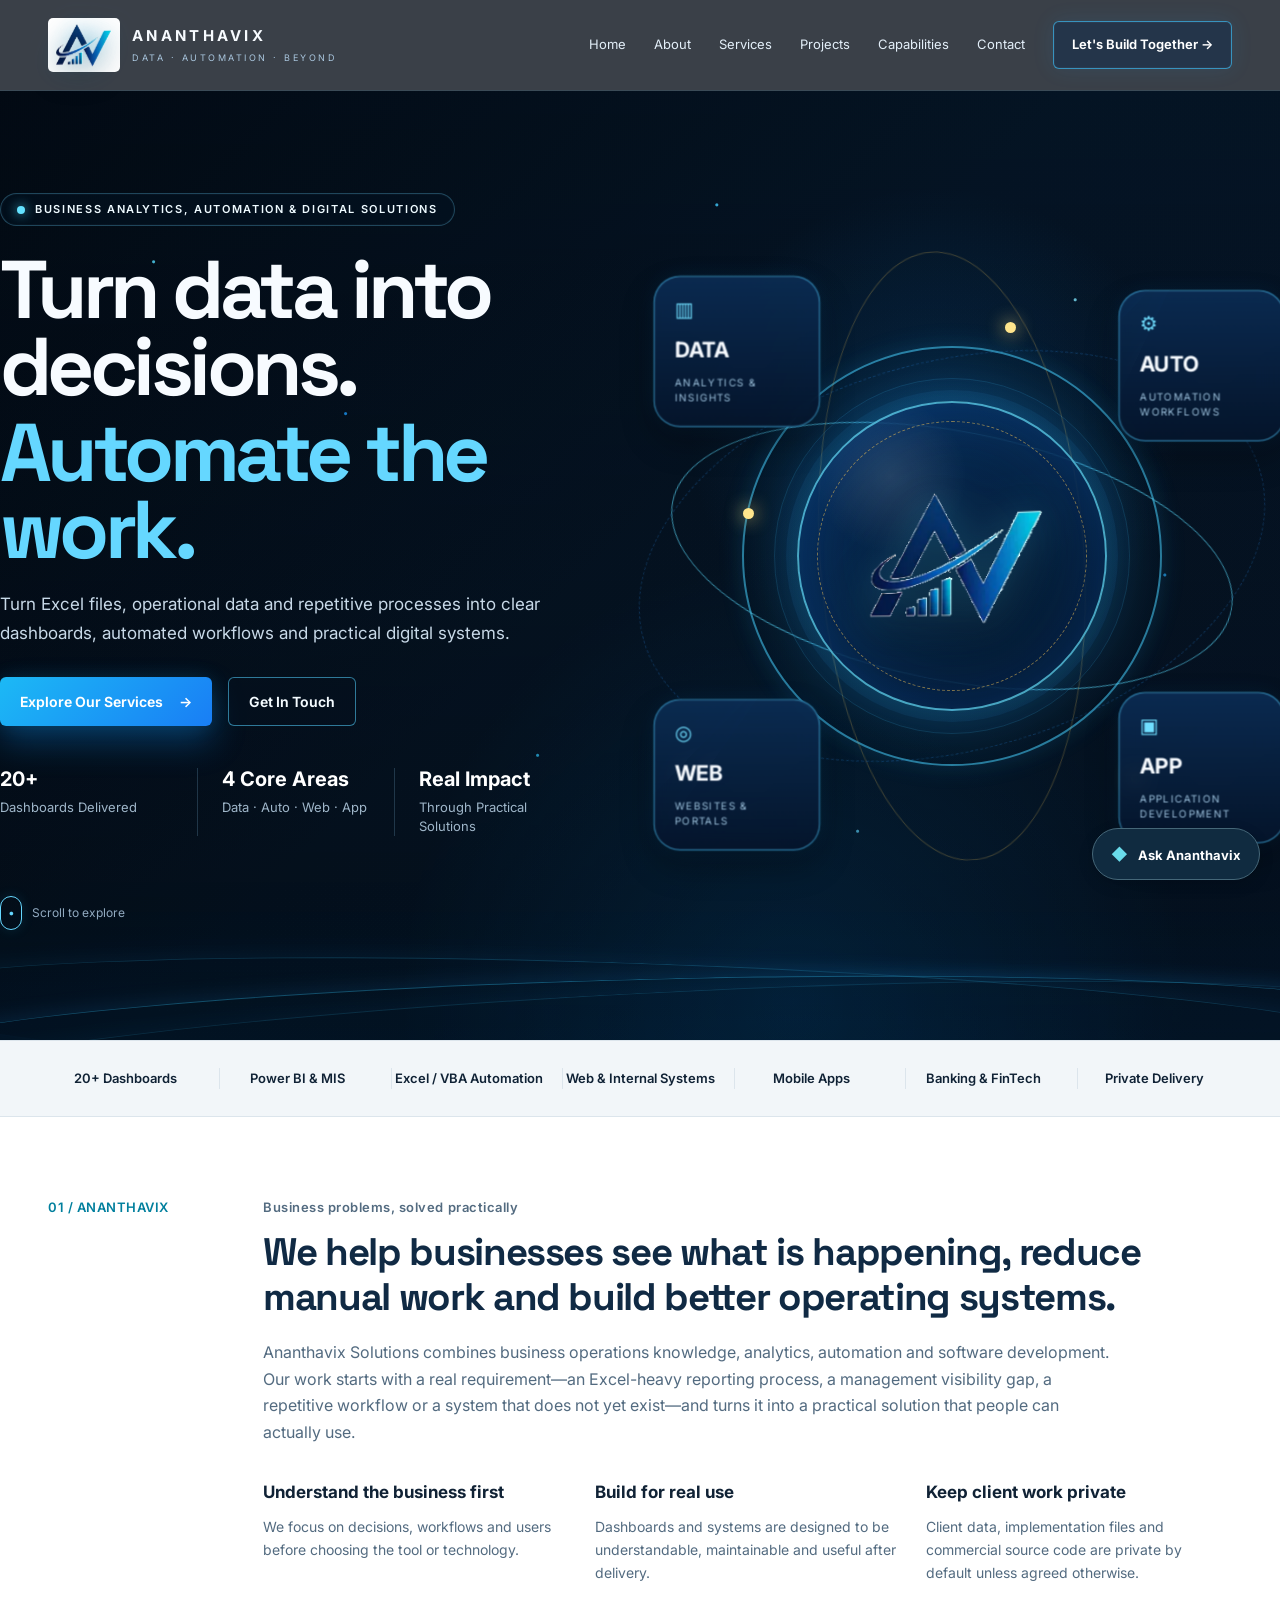
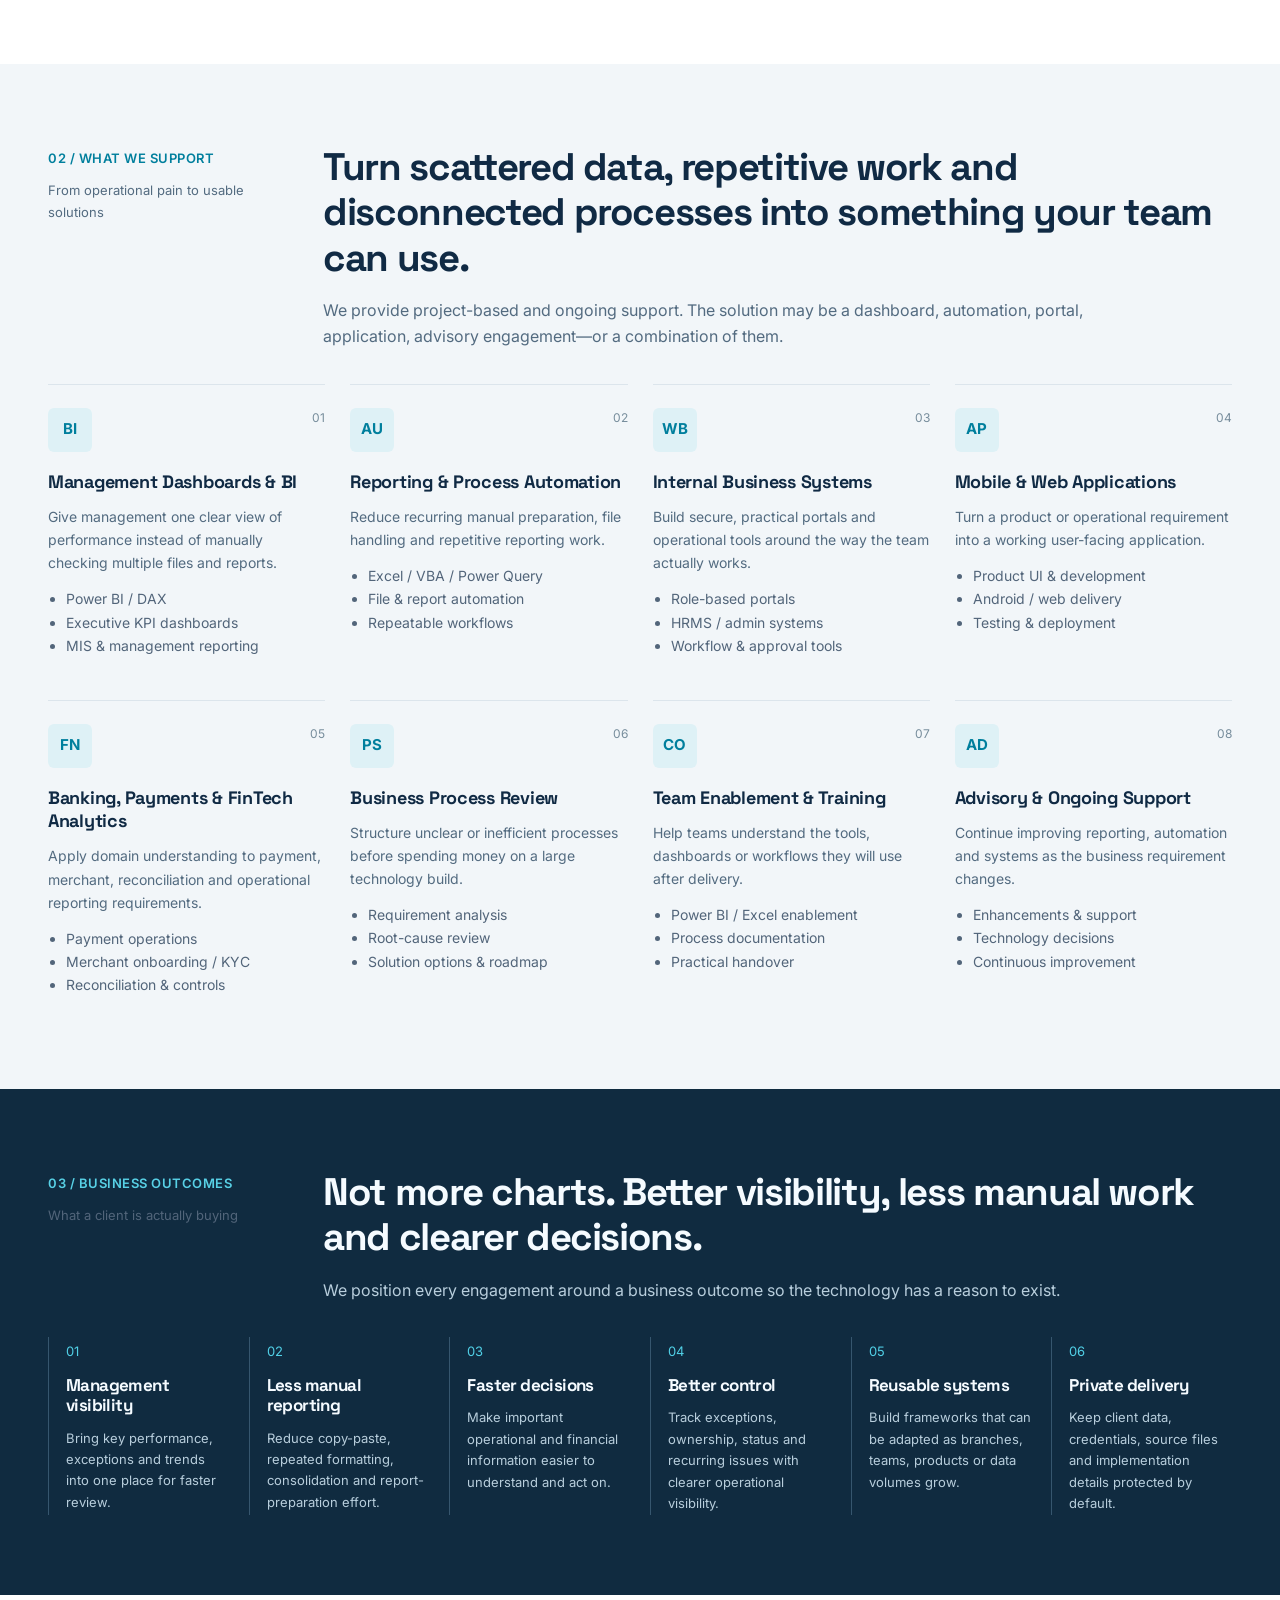
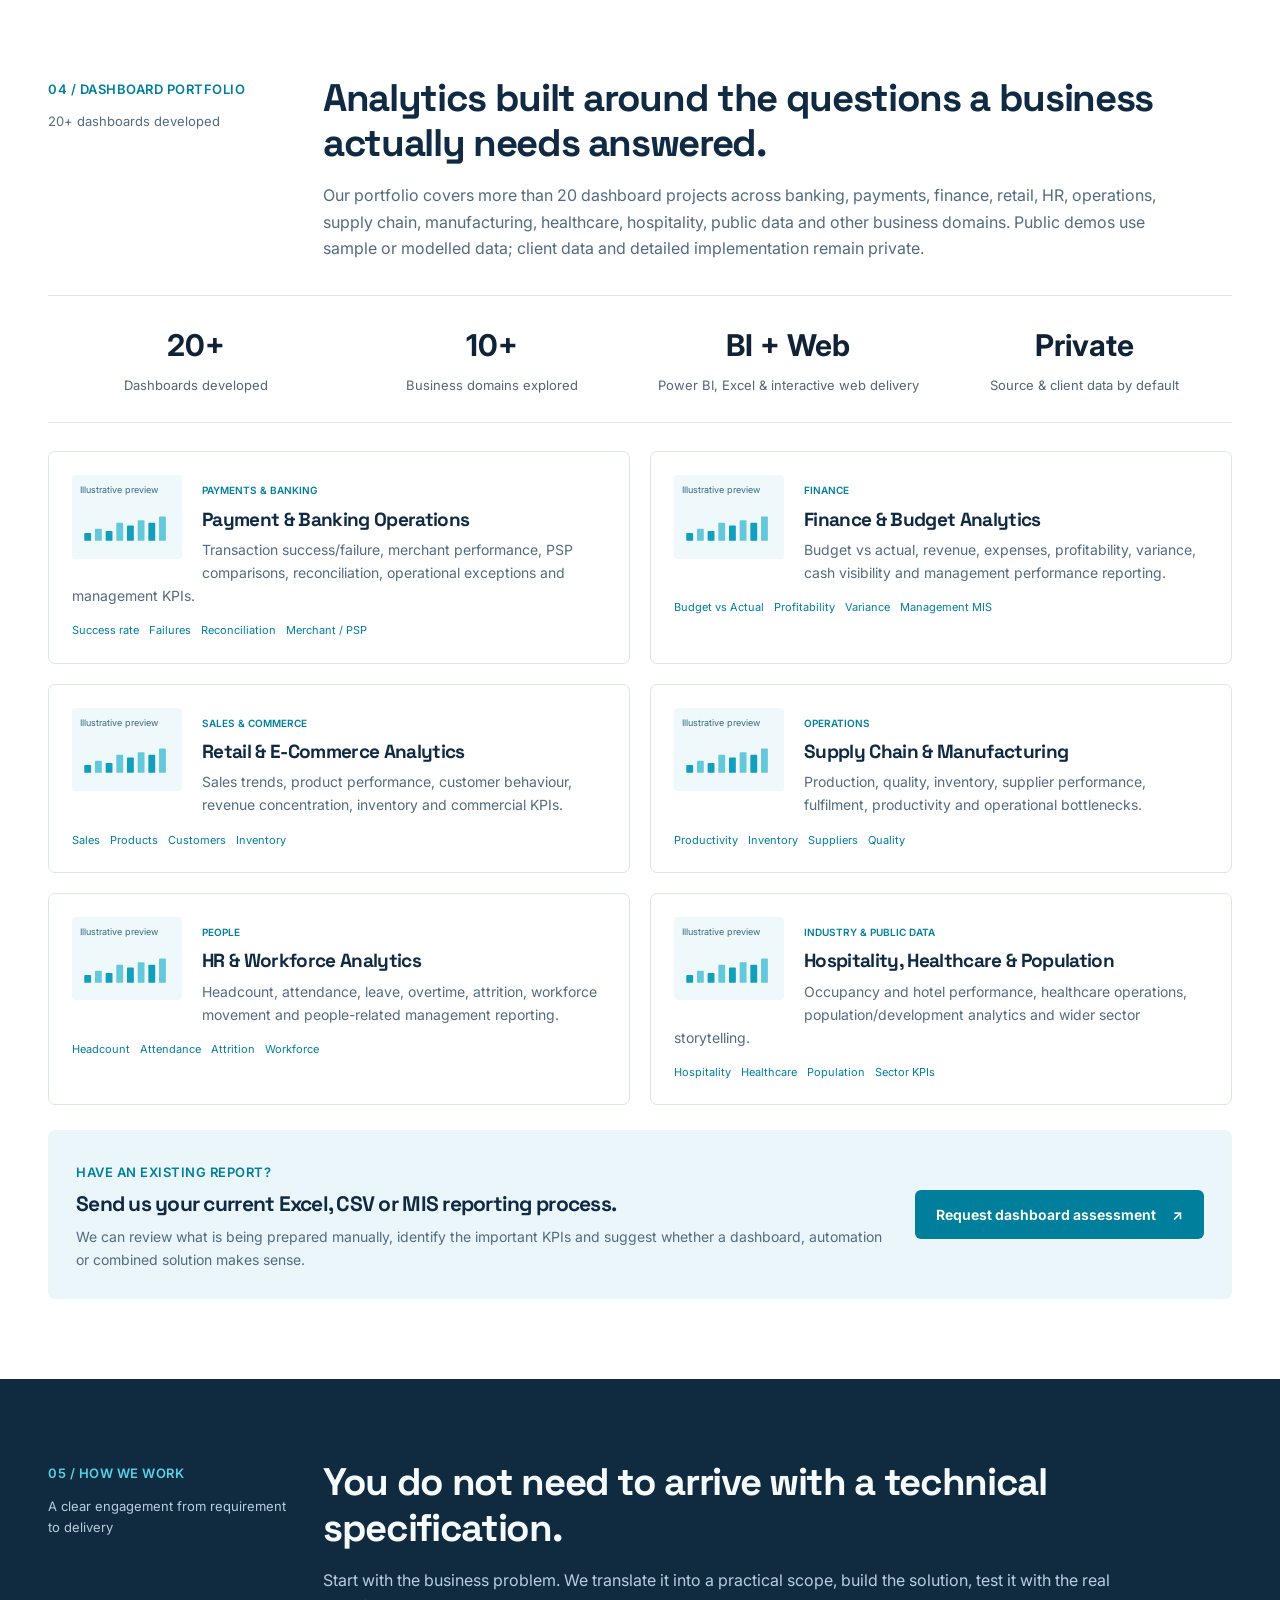
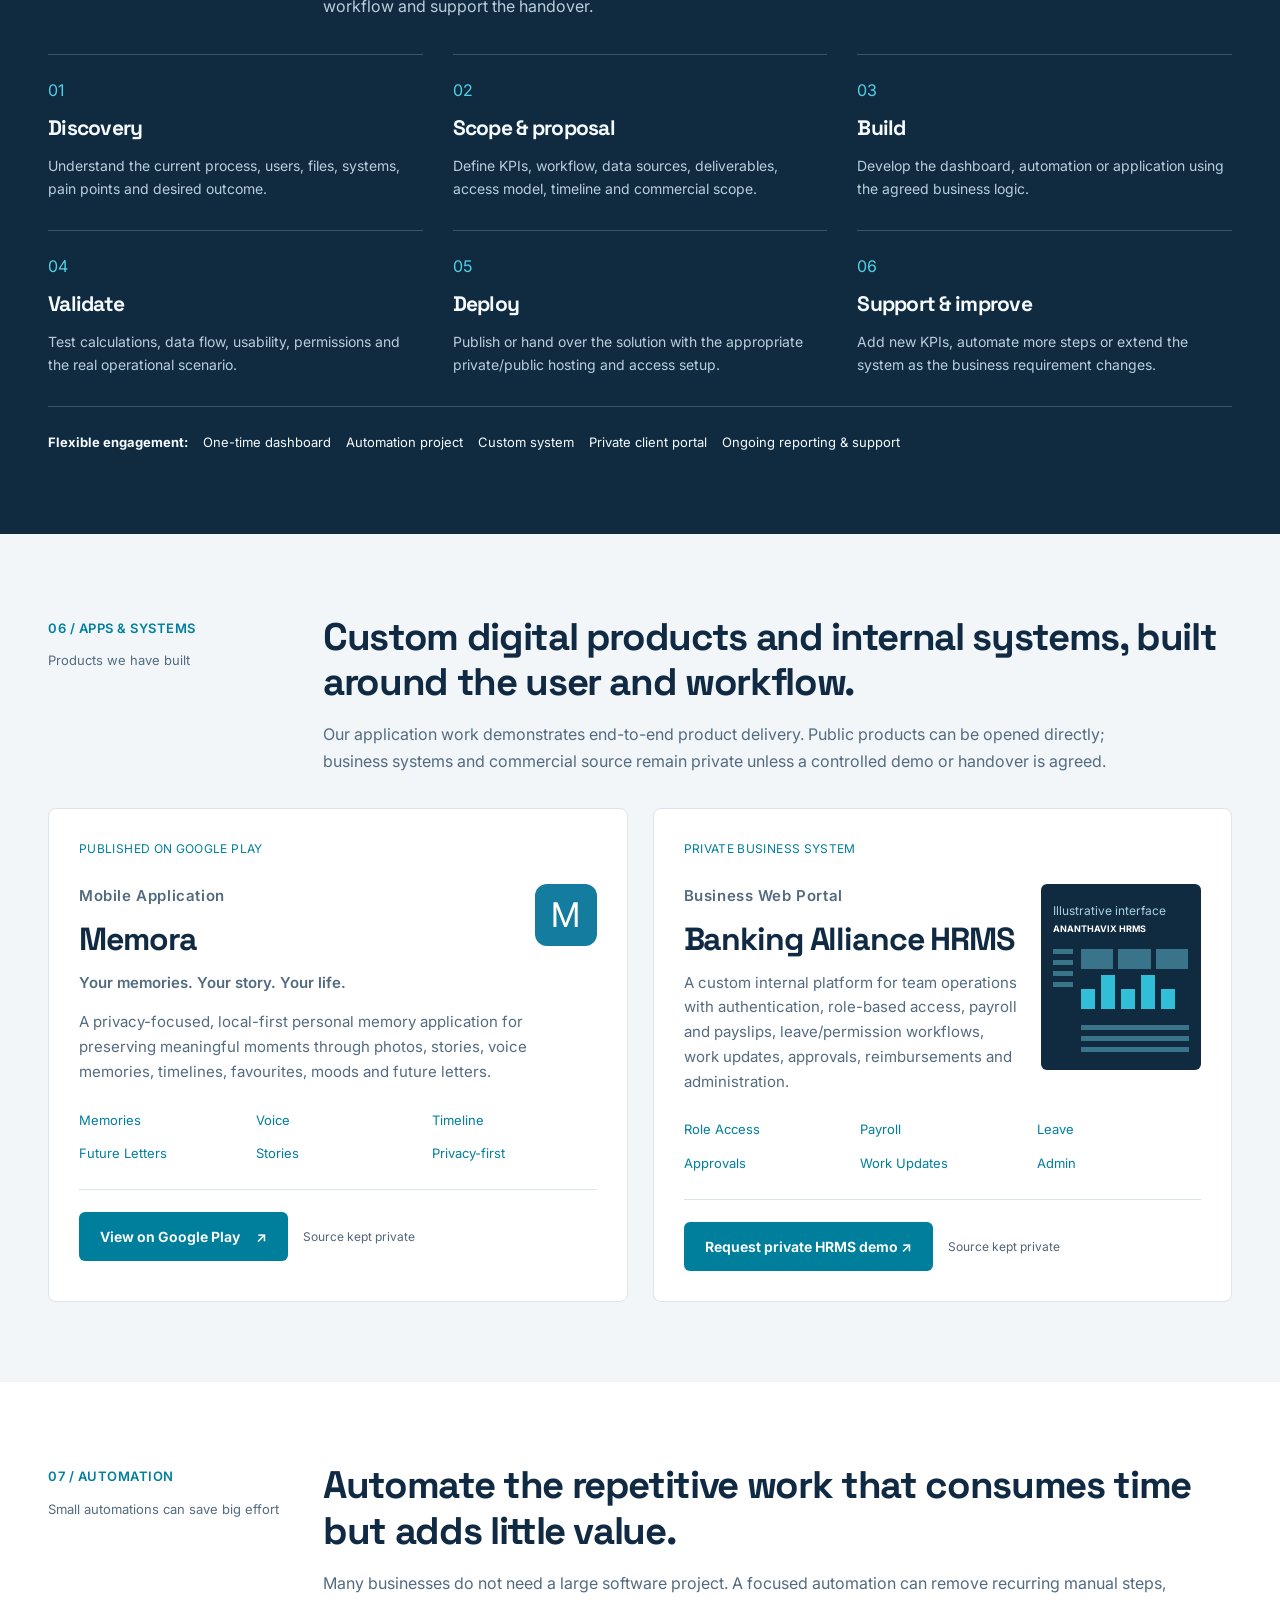
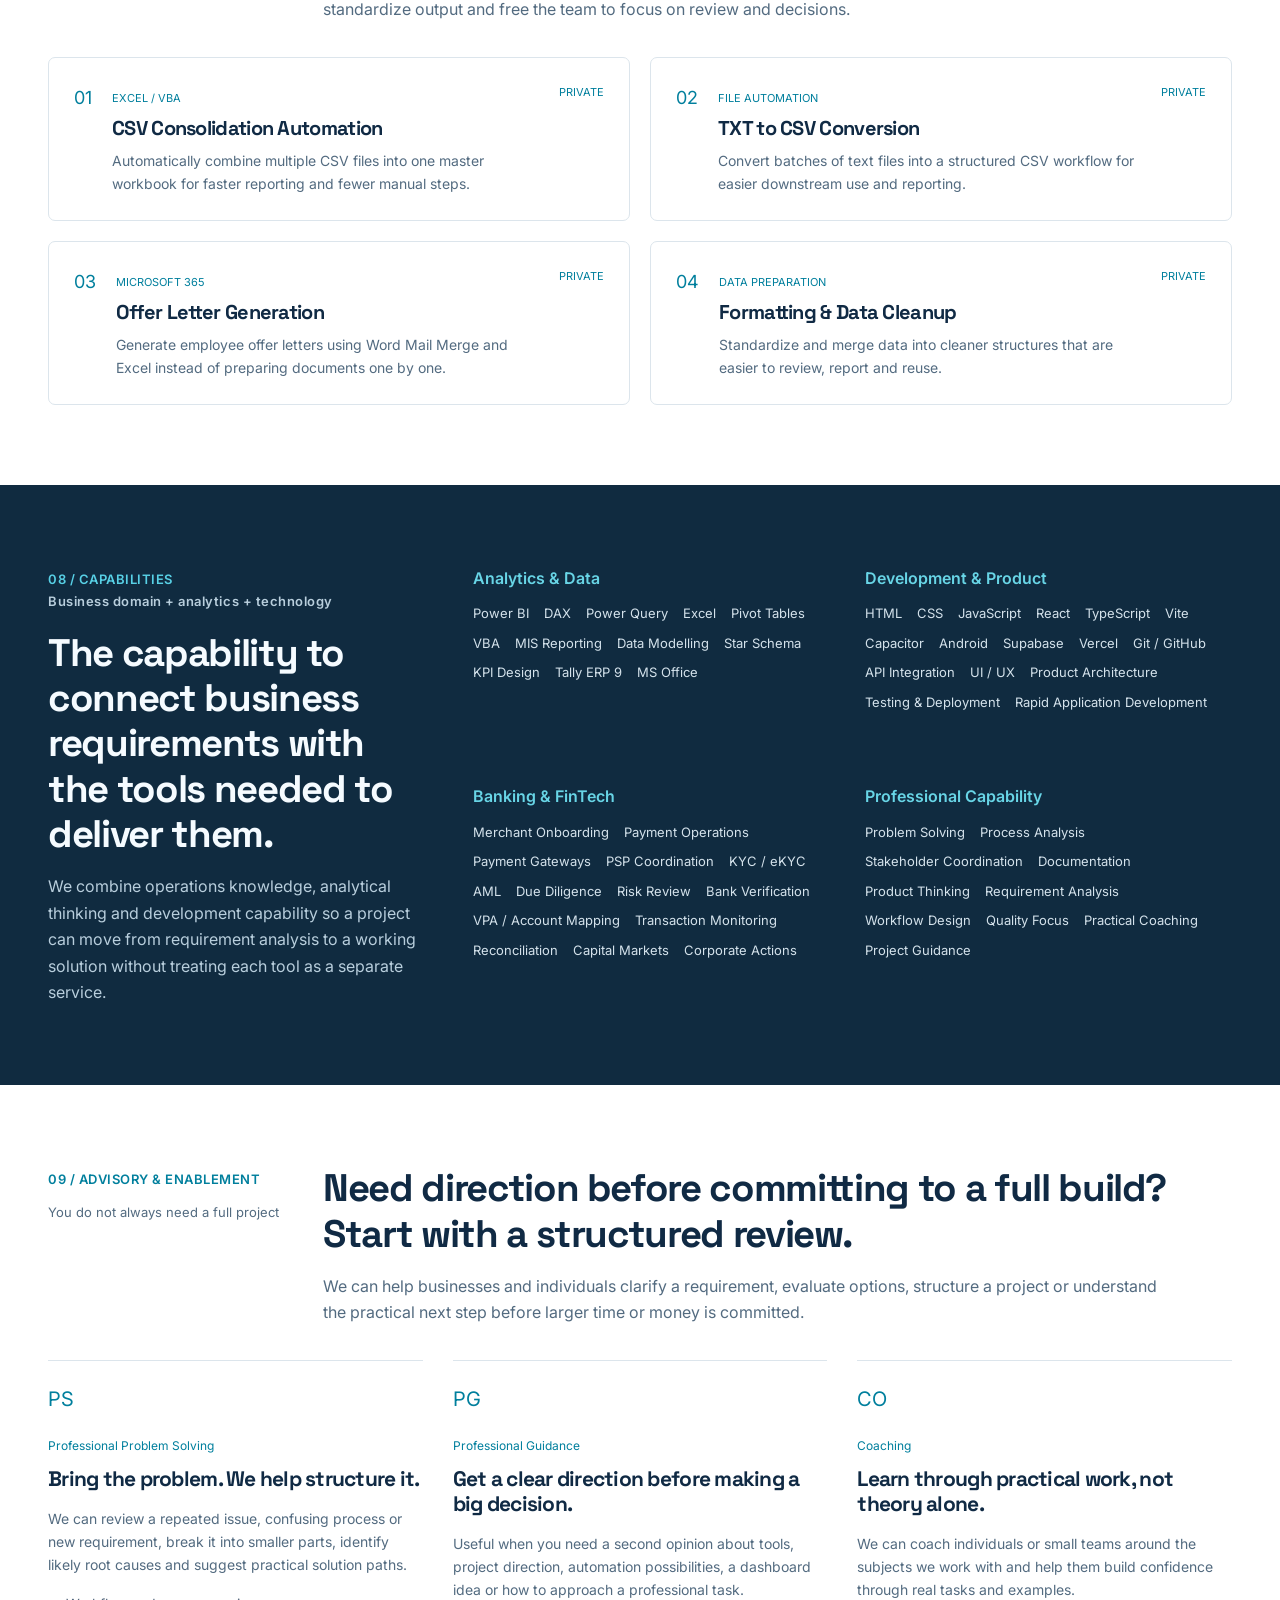
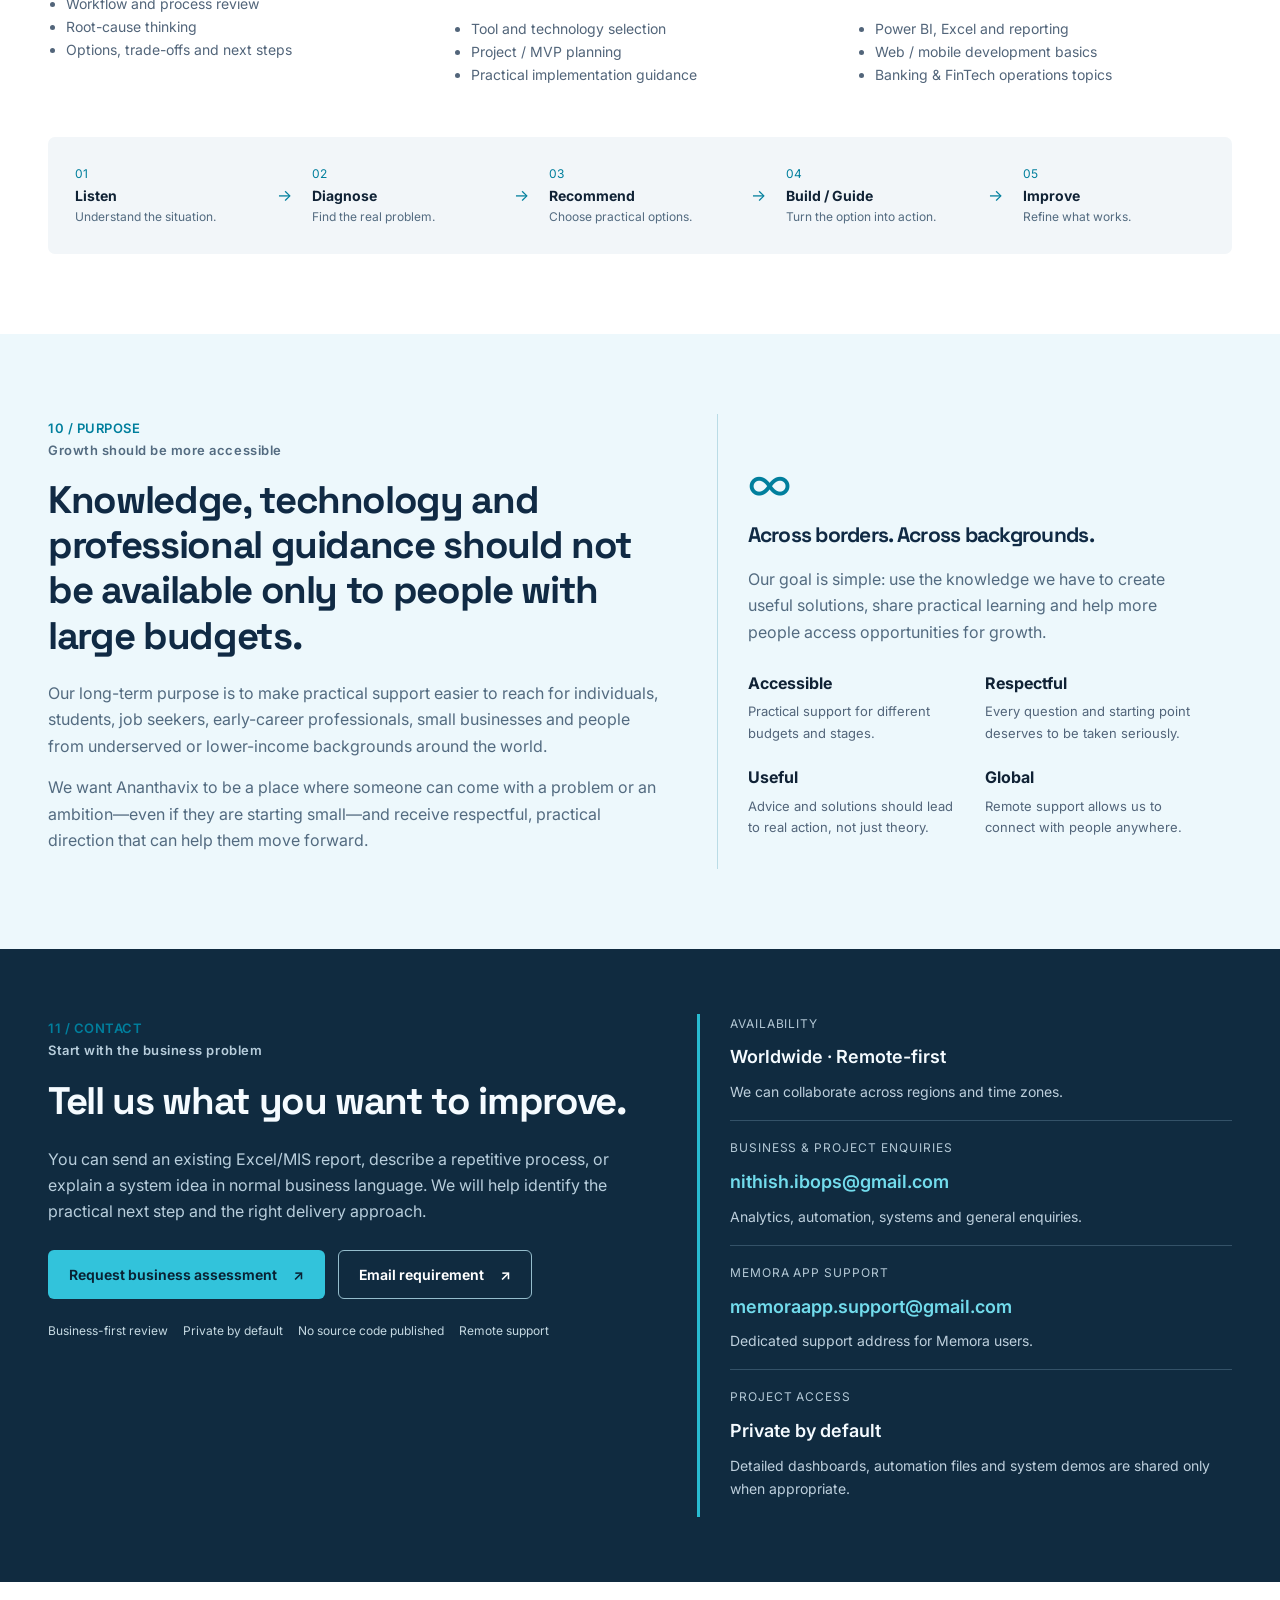
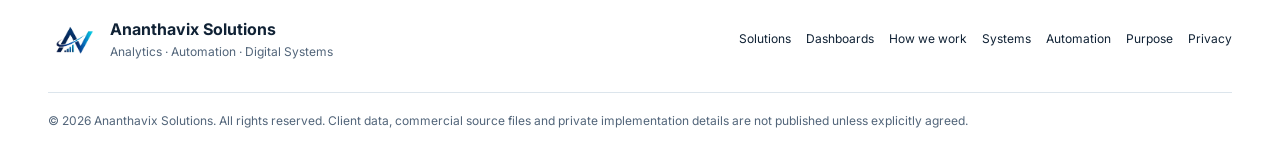
<file: index.html>
<!DOCTYPE html>

<html lang="en">
<head>
<meta charset="utf-8"/>
<meta content="width=device-width, initial-scale=1.0" name="viewport"/>
<meta content="#07111f" name="theme-color"/>
<title>Ananthavix Solutions | Business Analytics, Automation &amp; Digital Systems</title>
<meta content="Ananthavix Solutions helps businesses turn scattered data and repetitive operations into clear dashboards, automated workflows, internal systems and practical digital solutions." name="description"/>
<link href="assets/images/ananthavix-logo-transparent.png" rel="icon" type="image/png"/>
<link crossorigin="" href="https://fonts.googleapis.com/" rel="preconnect"/>
<link crossorigin="" href="https://fonts.gstatic.com/" rel="preconnect"/>
<link href="https://fonts.googleapis.com/css2?family=Space+Grotesk:wght@500;600;700&amp;family=Inter:wght@400;500;600;700&amp;family=IBM+Plex+Mono:wght@400;500;600&amp;display=swap" rel="stylesheet"/>
<script>document.documentElement.classList.add('js');</script>
<link href="assets/css/style.css" rel="stylesheet"/>
</head>
<body>
<a class="skip-link" href="#main">Skip to content</a>
<header class="site-header cinematic-header" id="top">
<div class="container nav-wrap cinematic-nav-wrap">
<a aria-label="Ananthavix Solutions home" class="brand cinematic-brand" href="#top">
<span class="brand-mark cinematic-brand-mark"><img alt="Ananthavix" src="assets/images/ananthavix-logo-transparent.png"/></span>
<span class="brand-copy cinematic-brand-copy">
<strong>ANANTHAVIX</strong>
<small>DATA · AUTOMATION · BEYOND</small>
</span>
</a>
<button aria-controls="site-nav" aria-expanded="false" aria-label="Open navigation" class="nav-toggle" type="button"><span></span><span></span><span></span></button>
<nav aria-label="Primary navigation" class="site-nav cinematic-nav" id="site-nav">
<a href="#top">Home</a>
<a href="#about">About</a>
<a href="#solutions">Services</a>
<a href="#dashboards">Projects</a>
<a href="#knowledge">Capabilities</a>
<a href="#contact">Contact</a>
<a class="nav-cta cinematic-nav-cta" href="#contact">Let's Build Together <span>→</span></a>
</nav>
</div>
</header>
<main id="main">
<section class="hero section-dark cinematic-home-hero" id="cinematic-home">
<div aria-hidden="true" class="cinematic-space"></div>
<div aria-hidden="true" class="cinematic-wave"><span></span><span></span><span></span></div>
<div class="container cinematic-home-grid">
<div class="cinematic-home-copy reveal">
<div class="cinematic-kicker"><span class="kicker-dot"></span> Business analytics, automation &amp; digital solutions</div>
<h1><span>Turn data into</span><span>decisions.</span><em>Automate the work.</em></h1>
<p class="cinematic-lead">Turn Excel files, operational data and repetitive processes into clear dashboards, automated workflows and practical digital systems.</p>
<div class="cinematic-actions">
<a class="btn btn-primary cinematic-primary" href="#solutions">Explore Our Services <span>→</span></a>
<a class="btn cinematic-secondary" href="#contact">Get In Touch</a>
</div>
<div aria-label="Ananthavix highlights" class="cinematic-metrics">
<div><strong>20+</strong><span>Dashboards Delivered</span></div>
<div><strong>4 Core Areas</strong><span>Data · Auto · Web · App</span></div>
<div><strong>Real Impact</strong><span>Through Practical Solutions</span></div>
</div>
<div class="scroll-cue"><span class="mouse-dot">•</span><span>Scroll to explore</span></div>
</div>
<div aria-label="Ananthavix core capabilities" class="cinematic-orbit-hero reveal">
<div aria-hidden="true" class="hero-orbit-grid"></div>
<div aria-hidden="true" class="hero-orbit hero-orbit-a"></div>
<div aria-hidden="true" class="hero-orbit hero-orbit-b"></div>
<div aria-hidden="true" class="hero-orbit hero-orbit-c"></div>
<div aria-hidden="true" class="hero-orbit hero-orbit-d"></div>
<span aria-hidden="true" class="orbit-light light-one"></span>
<span aria-hidden="true" class="orbit-light light-two"></span>
<span aria-hidden="true" class="orbit-light light-three"></span>
<div class="hero-logo-core">
<div class="hero-logo-disc"></div>
<img alt="Ananthavix logo" class="hero-3d-logo" src="assets/images/ananthavix-logo-transparent.png"/>
</div>
<article class="hero-orbit-card hero-card-data"><span class="orbit-card-icon">▥</span><strong>DATA</strong><small>Analytics &amp; insights</small></article>
<article class="hero-orbit-card hero-card-auto"><span class="orbit-card-icon">⚙</span><strong>AUTO</strong><small>Automation workflows</small></article>
<article class="hero-orbit-card hero-card-web"><span class="orbit-card-icon">◎</span><strong>WEB</strong><small>Websites &amp; portals</small></article>
<article class="hero-orbit-card hero-card-app"><span class="orbit-card-icon">▣</span><strong>APP</strong><small>Application development</small></article>
<div class="cinematic-side-label">PEOPLE × DATA × AUTOMATION × DIGITAL SYSTEMS</div>
</div>
</div>
</section>
<section aria-label="Core capabilities" class="proof-strip">
<div class="container proof-grid proof-grid-seven"><span>20+ Dashboards</span><span>Power BI &amp; MIS</span><span>Excel / VBA Automation</span><span>Web &amp; Internal Systems</span><span>Mobile Apps</span><span>Banking &amp; FinTech</span><span>Private Delivery</span></div>
</section>
<section class="section" id="about">
<div class="container about-grid">
<div class="section-label reveal">01 / ANANTHAVIX</div>
<div class="about-copy reveal">
<p class="overline">Business problems, solved practically</p>
<h2>We help businesses see what is happening, reduce manual work and build better operating systems.</h2>
<p class="large-copy">Ananthavix Solutions combines business operations knowledge, analytics, automation and software development. Our work starts with a real requirement—an Excel-heavy reporting process, a management visibility gap, a repetitive workflow or a system that does not yet exist—and turns it into a practical solution that people can actually use.</p>
<div class="about-values">
<div><strong>Understand the business first</strong><p>We focus on decisions, workflows and users before choosing the tool or technology.</p></div>
<div><strong>Build for real use</strong><p>Dashboards and systems are designed to be understandable, maintainable and useful after delivery.</p></div>
<div><strong>Keep client work private</strong><p>Client data, implementation files and commercial source code are private by default unless agreed otherwise.</p></div>
</div>
</div>
</div>
</section>
<section class="section section-tint" id="solutions">
<div class="container">
<div class="section-heading reveal">
<div><span class="section-label">02 / WHAT WE SUPPORT</span><p class="overline">From operational pain to usable solutions</p></div>
<div><h2>Turn scattered data, repetitive work and disconnected processes into something your team can use.</h2><p>We provide project-based and ongoing support. The solution may be a dashboard, automation, portal, application, advisory engagement—or a combination of them.</p></div>
</div>
<div class="services-grid services-grid-8">
<article class="service-card reveal"><span class="service-index">01</span><div class="service-icon">BI</div><h3>Management Dashboards &amp; BI</h3><p>Give management one clear view of performance instead of manually checking multiple files and reports.</p><ul><li>Power BI / DAX</li><li>Executive KPI dashboards</li><li>MIS &amp; management reporting</li></ul></article>
<article class="service-card reveal"><span class="service-index">02</span><div class="service-icon">AU</div><h3>Reporting &amp; Process Automation</h3><p>Reduce recurring manual preparation, file handling and repetitive reporting work.</p><ul><li>Excel / VBA / Power Query</li><li>File &amp; report automation</li><li>Repeatable workflows</li></ul></article>
<article class="service-card reveal"><span class="service-index">03</span><div class="service-icon">WB</div><h3>Internal Business Systems</h3><p>Build secure, practical portals and operational tools around the way the team actually works.</p><ul><li>Role-based portals</li><li>HRMS / admin systems</li><li>Workflow &amp; approval tools</li></ul></article>
<article class="service-card reveal"><span class="service-index">04</span><div class="service-icon">AP</div><h3>Mobile &amp; Web Applications</h3><p>Turn a product or operational requirement into a working user-facing application.</p><ul><li>Product UI &amp; development</li><li>Android / web delivery</li><li>Testing &amp; deployment</li></ul></article>
<article class="service-card reveal"><span class="service-index">05</span><div class="service-icon">FN</div><h3>Banking, Payments &amp; FinTech Analytics</h3><p>Apply domain understanding to payment, merchant, reconciliation and operational reporting requirements.</p><ul><li>Payment operations</li><li>Merchant onboarding / KYC</li><li>Reconciliation &amp; controls</li></ul></article>
<article class="service-card reveal"><span class="service-index">06</span><div class="service-icon">PS</div><h3>Business Process Review</h3><p>Structure unclear or inefficient processes before spending money on a large technology build.</p><ul><li>Requirement analysis</li><li>Root-cause review</li><li>Solution options &amp; roadmap</li></ul></article>
<article class="service-card reveal"><span class="service-index">07</span><div class="service-icon">CO</div><h3>Team Enablement &amp; Training</h3><p>Help teams understand the tools, dashboards or workflows they will use after delivery.</p><ul><li>Power BI / Excel enablement</li><li>Process documentation</li><li>Practical handover</li></ul></article>
<article class="service-card reveal"><span class="service-index">08</span><div class="service-icon">AD</div><h3>Advisory &amp; Ongoing Support</h3><p>Continue improving reporting, automation and systems as the business requirement changes.</p><ul><li>Enhancements &amp; support</li><li>Technology decisions</li><li>Continuous improvement</li></ul></article>
</div>
</div>
</section><section class="section business-outcomes" id="outcomes"><div class="container"><div class="section-heading reveal"><div><span class="section-label">03 / BUSINESS OUTCOMES</span><p class="overline">What a client is actually buying</p></div><div><h2>Not more charts. Better visibility, less manual work and clearer decisions.</h2><p>We position every engagement around a business outcome so the technology has a reason to exist.</p></div></div><div class="outcome-grid"><article class="outcome-card reveal"><span>01</span><h3>Management visibility</h3><p>Bring key performance, exceptions and trends into one place for faster review.</p></article><article class="outcome-card reveal"><span>02</span><h3>Less manual reporting</h3><p>Reduce copy-paste, repeated formatting, consolidation and report-preparation effort.</p></article><article class="outcome-card reveal"><span>03</span><h3>Faster decisions</h3><p>Make important operational and financial information easier to understand and act on.</p></article><article class="outcome-card reveal"><span>04</span><h3>Better control</h3><p>Track exceptions, ownership, status and recurring issues with clearer operational visibility.</p></article><article class="outcome-card reveal"><span>05</span><h3>Reusable systems</h3><p>Build frameworks that can be adapted as branches, teams, products or data volumes grow.</p></article><article class="outcome-card reveal"><span>06</span><h3>Private delivery</h3><p>Keep client data, credentials, source files and implementation details protected by default.</p></article></div></div></section>
<section class="section compact-dashboard-section" id="dashboards"><div class="container"><div class="section-heading reveal compact-heading"><div><span class="section-label">04 / DASHBOARD PORTFOLIO</span><p class="overline">20+ dashboards developed</p></div><div><h2>Analytics built around the questions a business actually needs answered.</h2><p>Our portfolio covers more than 20 dashboard projects across banking, payments, finance, retail, HR, operations, supply chain, manufacturing, healthcare, hospitality, public data and other business domains. Public demos use sample or modelled data; client data and detailed implementation remain private.</p></div></div><div class="portfolio-metrics reveal"><div><strong>20+</strong><span>Dashboards developed</span></div><div><strong>10+</strong><span>Business domains explored</span></div><div><strong>BI + Web</strong><span>Power BI, Excel &amp; interactive web delivery</span></div><div><strong>Private</strong><span>Source &amp; client data by default</span></div></div><div class="dashboard-case-grid"><article class="dashboard-case reveal"><div class="case-preview"><span>Illustrative preview</span><svg aria-hidden="true" viewbox="0 0 220 70"><rect fill="#119fbc" height="18" rx="2" width="16" x="10" y="47"></rect><rect fill="#65c8da" height="28" rx="2" width="16" x="35" y="37"></rect><rect fill="#119fbc" height="23" rx="2" width="16" x="60" y="42"></rect><rect fill="#65c8da" height="42" rx="2" width="16" x="85" y="23"></rect><rect fill="#119fbc" height="36" rx="2" width="16" x="110" y="29"></rect><rect fill="#65c8da" height="48" rx="2" width="16" x="135" y="17"></rect><rect fill="#119fbc" height="42" rx="2" width="16" x="160" y="23"></rect><rect fill="#65c8da" height="57" rx="2" width="16" x="185" y="8"></rect></svg></div><span class="case-label">PAYMENTS &amp; BANKING</span><h3>Payment &amp; Banking Operations</h3><p>Transaction success/failure, merchant performance, PSP comparisons, reconciliation, operational exceptions and management KPIs.</p><div class="case-tags"><span>Success rate</span><span>Failures</span><span>Reconciliation</span><span>Merchant / PSP</span></div></article><article class="dashboard-case reveal"><div class="case-preview"><span>Illustrative preview</span><svg aria-hidden="true" viewbox="0 0 220 70"><rect fill="#119fbc" height="18" rx="2" width="16" x="10" y="47"></rect><rect fill="#65c8da" height="28" rx="2" width="16" x="35" y="37"></rect><rect fill="#119fbc" height="23" rx="2" width="16" x="60" y="42"></rect><rect fill="#65c8da" height="42" rx="2" width="16" x="85" y="23"></rect><rect fill="#119fbc" height="36" rx="2" width="16" x="110" y="29"></rect><rect fill="#65c8da" height="48" rx="2" width="16" x="135" y="17"></rect><rect fill="#119fbc" height="42" rx="2" width="16" x="160" y="23"></rect><rect fill="#65c8da" height="57" rx="2" width="16" x="185" y="8"></rect></svg></div><span class="case-label">FINANCE</span><h3>Finance &amp; Budget Analytics</h3><p>Budget vs actual, revenue, expenses, profitability, variance, cash visibility and management performance reporting.</p><div class="case-tags"><span>Budget vs Actual</span><span>Profitability</span><span>Variance</span><span>Management MIS</span></div></article><article class="dashboard-case reveal"><div class="case-preview"><span>Illustrative preview</span><svg aria-hidden="true" viewbox="0 0 220 70"><rect fill="#119fbc" height="18" rx="2" width="16" x="10" y="47"></rect><rect fill="#65c8da" height="28" rx="2" width="16" x="35" y="37"></rect><rect fill="#119fbc" height="23" rx="2" width="16" x="60" y="42"></rect><rect fill="#65c8da" height="42" rx="2" width="16" x="85" y="23"></rect><rect fill="#119fbc" height="36" rx="2" width="16" x="110" y="29"></rect><rect fill="#65c8da" height="48" rx="2" width="16" x="135" y="17"></rect><rect fill="#119fbc" height="42" rx="2" width="16" x="160" y="23"></rect><rect fill="#65c8da" height="57" rx="2" width="16" x="185" y="8"></rect></svg></div><span class="case-label">SALES &amp; COMMERCE</span><h3>Retail &amp; E-Commerce Analytics</h3><p>Sales trends, product performance, customer behaviour, revenue concentration, inventory and commercial KPIs.</p><div class="case-tags"><span>Sales</span><span>Products</span><span>Customers</span><span>Inventory</span></div></article><article class="dashboard-case reveal"><div class="case-preview"><span>Illustrative preview</span><svg aria-hidden="true" viewbox="0 0 220 70"><rect fill="#119fbc" height="18" rx="2" width="16" x="10" y="47"></rect><rect fill="#65c8da" height="28" rx="2" width="16" x="35" y="37"></rect><rect fill="#119fbc" height="23" rx="2" width="16" x="60" y="42"></rect><rect fill="#65c8da" height="42" rx="2" width="16" x="85" y="23"></rect><rect fill="#119fbc" height="36" rx="2" width="16" x="110" y="29"></rect><rect fill="#65c8da" height="48" rx="2" width="16" x="135" y="17"></rect><rect fill="#119fbc" height="42" rx="2" width="16" x="160" y="23"></rect><rect fill="#65c8da" height="57" rx="2" width="16" x="185" y="8"></rect></svg></div><span class="case-label">OPERATIONS</span><h3>Supply Chain &amp; Manufacturing</h3><p>Production, quality, inventory, supplier performance, fulfilment, productivity and operational bottlenecks.</p><div class="case-tags"><span>Productivity</span><span>Inventory</span><span>Suppliers</span><span>Quality</span></div></article><article class="dashboard-case reveal"><div class="case-preview"><span>Illustrative preview</span><svg aria-hidden="true" viewbox="0 0 220 70"><rect fill="#119fbc" height="18" rx="2" width="16" x="10" y="47"></rect><rect fill="#65c8da" height="28" rx="2" width="16" x="35" y="37"></rect><rect fill="#119fbc" height="23" rx="2" width="16" x="60" y="42"></rect><rect fill="#65c8da" height="42" rx="2" width="16" x="85" y="23"></rect><rect fill="#119fbc" height="36" rx="2" width="16" x="110" y="29"></rect><rect fill="#65c8da" height="48" rx="2" width="16" x="135" y="17"></rect><rect fill="#119fbc" height="42" rx="2" width="16" x="160" y="23"></rect><rect fill="#65c8da" height="57" rx="2" width="16" x="185" y="8"></rect></svg></div><span class="case-label">PEOPLE</span><h3>HR &amp; Workforce Analytics</h3><p>Headcount, attendance, leave, overtime, attrition, workforce movement and people-related management reporting.</p><div class="case-tags"><span>Headcount</span><span>Attendance</span><span>Attrition</span><span>Workforce</span></div></article><article class="dashboard-case reveal"><div class="case-preview"><span>Illustrative preview</span><svg aria-hidden="true" viewbox="0 0 220 70"><rect fill="#119fbc" height="18" rx="2" width="16" x="10" y="47"></rect><rect fill="#65c8da" height="28" rx="2" width="16" x="35" y="37"></rect><rect fill="#119fbc" height="23" rx="2" width="16" x="60" y="42"></rect><rect fill="#65c8da" height="42" rx="2" width="16" x="85" y="23"></rect><rect fill="#119fbc" height="36" rx="2" width="16" x="110" y="29"></rect><rect fill="#65c8da" height="48" rx="2" width="16" x="135" y="17"></rect><rect fill="#119fbc" height="42" rx="2" width="16" x="160" y="23"></rect><rect fill="#65c8da" height="57" rx="2" width="16" x="185" y="8"></rect></svg></div><span class="case-label">INDUSTRY &amp; PUBLIC DATA</span><h3>Hospitality, Healthcare &amp; Population</h3><p>Occupancy and hotel performance, healthcare operations, population/development analytics and wider sector storytelling.</p><div class="case-tags"><span>Hospitality</span><span>Healthcare</span><span>Population</span><span>Sector KPIs</span></div></article></div><div class="sales-banner reveal"><div><span class="section-label">HAVE AN EXISTING REPORT?</span><h3>Send us your current Excel, CSV or MIS reporting process.</h3><p>We can review what is being prepared manually, identify the important KPIs and suggest whether a dashboard, automation or combined solution makes sense.</p></div><button class="btn btn-primary js-open-chat" data-chat-topic="an assessment of my current Excel, CSV or MIS reporting process" type="button">Request dashboard assessment <span>↗</span></button></div></div></section><section class="section section-tint" id="process"><div class="container"><div class="section-heading reveal"><div><span class="section-label">05 / HOW WE WORK</span><p class="overline">A clear engagement from requirement to delivery</p></div><div><h2>You do not need to arrive with a technical specification.</h2><p>Start with the business problem. We translate it into a practical scope, build the solution, test it with the real workflow and support the handover.</p></div></div><div class="process-grid"><article class="process-card reveal"><span>01</span><h3>Discovery</h3><p>Understand the current process, users, files, systems, pain points and desired outcome.</p></article><article class="process-card reveal"><span>02</span><h3>Scope &amp; proposal</h3><p>Define KPIs, workflow, data sources, deliverables, access model, timeline and commercial scope.</p></article><article class="process-card reveal"><span>03</span><h3>Build</h3><p>Develop the dashboard, automation or application using the agreed business logic.</p></article><article class="process-card reveal"><span>04</span><h3>Validate</h3><p>Test calculations, data flow, usability, permissions and the real operational scenario.</p></article><article class="process-card reveal"><span>05</span><h3>Deploy</h3><p>Publish or hand over the solution with the appropriate private/public hosting and access setup.</p></article><article class="process-card reveal"><span>06</span><h3>Support &amp; improve</h3><p>Add new KPIs, automate more steps or extend the system as the business requirement changes.</p></article></div><div class="engagement-note reveal"><strong>Flexible engagement:</strong><span>One-time dashboard</span><span>Automation project</span><span>Custom system</span><span>Private client portal</span><span>Ongoing reporting &amp; support</span></div></div></section><section class="section section-tint" id="apps">
<div class="container">
<div class="section-heading reveal">
<div><span class="section-label">06 / APPS &amp; SYSTEMS</span><p class="overline">Products we have built</p></div>
<div><h2>Custom digital products and internal systems, built around the user and workflow.</h2><p>Our application work demonstrates end-to-end product delivery. Public products can be opened directly; business systems and commercial source remain private unless a controlled demo or handover is agreed.</p></div>
</div>
<div class="apps-grid">
<article class="product-showcase memora-showcase reveal">
<div class="product-badge"><i></i> PUBLISHED ON GOOGLE PLAY</div>
<div class="product-icon">M</div>
<p class="overline">Mobile Application</p>
<h3>Memora</h3>
<p class="product-tagline">Your memories. Your story. Your life.</p>
<p>A privacy-focused, local-first personal memory application for preserving meaningful moments through photos, stories, voice memories, timelines, favourites, moods and future letters.</p>
<div class="product-feature-grid"><span>Memories</span><span>Voice</span><span>Timeline</span><span>Future Letters</span><span>Stories</span><span>Privacy-first</span></div>
<div class="product-actions">
<a class="btn btn-primary" href="https://play.google.com/store/apps/details?id=com.lee.memora" rel="noopener noreferrer" target="_blank">View on Google Play <span>↗</span></a>
<span class="project-proof inline-proof">Source kept private</span>
</div>
</article>
<article class="product-showcase hrms-showcase reveal">
<div class="product-badge"><i></i> PRIVATE BUSINESS SYSTEM</div>
<div aria-hidden="true" class="hrms-mini-window"><span class="illustration-label">Illustrative interface</span>
<div class="hm-top"><b>ANANTHAVIX HRMS</b><i></i></div>
<div class="hm-body"><aside><i></i><i></i><i></i><i></i></aside><div><div class="hm-kpis"><i></i><i></i><i></i></div><div class="hm-chart"><i></i><i></i><i></i><i></i><i></i></div><div class="hm-rows"><i></i><i></i><i></i></div></div></div>
</div>
<p class="overline">Business Web Portal</p>
<h3>Banking Alliance HRMS</h3>
<p>A custom internal platform for team operations with authentication, role-based access, payroll and payslips, leave/permission workflows, work updates, approvals, reimbursements and administration.</p>
<div class="product-feature-grid"><span>Role Access</span><span>Payroll</span><span>Leave</span><span>Approvals</span><span>Work Updates</span><span>Admin</span></div>
<div class="product-actions">
<button class="btn btn-primary js-open-chat" data-chat-topic="a private demo of the HRMS business portal" type="button">Request private HRMS demo ↗</button>
<span class="project-proof inline-proof">Source kept private</span>
</div>
</article>
</div>
</div>
</section><section class="section" id="automation">
<div class="container">
<div class="section-heading reveal">
<div><span class="section-label">07 / AUTOMATION</span><p class="overline">Small automations can save big effort</p></div>
<div><h2>Automate the repetitive work that consumes time but adds little value.</h2><p>Many businesses do not need a large software project. A focused automation can remove recurring manual steps, standardize output and free the team to focus on review and decisions.</p></div>
</div>
<div class="automation-grid">
<article class="automation-card reveal"><span class="automation-num">01</span><div><span>EXCEL / VBA</span><h3>CSV Consolidation Automation</h3><p>Automatically combine multiple CSV files into one master workbook for faster reporting and fewer manual steps.</p></div><b class="private-mark">PRIVATE</b></article>
<article class="automation-card reveal"><span class="automation-num">02</span><div><span>FILE AUTOMATION</span><h3>TXT to CSV Conversion</h3><p>Convert batches of text files into a structured CSV workflow for easier downstream use and reporting.</p></div><b class="private-mark">PRIVATE</b></article>
<article class="automation-card reveal"><span class="automation-num">03</span><div><span>MICROSOFT 365</span><h3>Offer Letter Generation</h3><p>Generate employee offer letters using Word Mail Merge and Excel instead of preparing documents one by one.</p></div><b class="private-mark">PRIVATE</b></article>
<article class="automation-card reveal"><span class="automation-num">04</span><div><span>DATA PREPARATION</span><h3>Formatting &amp; Data Cleanup</h3><p>Standardize and merge data into cleaner structures that are easier to review, report and reuse.</p></div><b class="private-mark">PRIVATE</b></article>
</div>
</div>
</section>
<section class="section section-tint" id="knowledge">
<div class="container credibility-grid">
<div class="credibility-copy reveal">
<span class="section-label">08 / CAPABILITIES</span>
<p class="overline">Business domain + analytics + technology</p>
<h2>The capability to connect business requirements with the tools needed to deliver them.</h2>
<p>We combine operations knowledge, analytical thinking and development capability so a project can move from requirement analysis to a working solution without treating each tool as a separate service.</p>
</div>
<div class="knowledge-panels reveal">
<article><span class="knowledge-label">Analytics &amp; Data</span><div class="knowledge-tags"><b>Power BI</b><b>DAX</b><b>Power Query</b><b>Excel</b><b>Pivot Tables</b><b>VBA</b><b>MIS Reporting</b><b>Data Modelling</b><b>Star Schema</b><b>KPI Design</b><b>Tally ERP 9</b><b>MS Office</b></div></article>
<article><span class="knowledge-label">Development &amp; Product</span><div class="knowledge-tags"><b>HTML</b><b>CSS</b><b>JavaScript</b><b>React</b><b>TypeScript</b><b>Vite</b><b>Capacitor</b><b>Android</b><b>Supabase</b><b>Vercel</b><b>Git / GitHub</b><b>API Integration</b><b>UI / UX</b><b>Product Architecture</b><b>Testing &amp; Deployment</b><b>Rapid Application Development</b></div></article>
<article><span class="knowledge-label">Banking &amp; FinTech</span><div class="knowledge-tags"><b>Merchant Onboarding</b><b>Payment Operations</b><b>Payment Gateways</b><b>PSP Coordination</b><b>KYC / eKYC</b><b>AML</b><b>Due Diligence</b><b>Risk Review</b><b>Bank Verification</b><b>VPA / Account Mapping</b><b>Transaction Monitoring</b><b>Reconciliation</b><b>Capital Markets</b><b>Corporate Actions</b></div></article>
<article><span class="knowledge-label">Professional Capability</span><div class="knowledge-tags"><b>Problem Solving</b><b>Process Analysis</b><b>Stakeholder Coordination</b><b>Documentation</b><b>Product Thinking</b><b>Requirement Analysis</b><b>Workflow Design</b><b>Quality Focus</b><b>Practical Coaching</b><b>Project Guidance</b></div></article>
</div>
</div>
</section>
<section class="section" id="guidance">
<div class="container">
<div class="section-heading reveal">
<div><span class="section-label">09 / ADVISORY &amp; ENABLEMENT</span><p class="overline">You do not always need a full project</p></div>
<div><h2>Need direction before committing to a full build? Start with a structured review.</h2><p>We can help businesses and individuals clarify a requirement, evaluate options, structure a project or understand the practical next step before larger time or money is committed.</p></div>
</div>
<div class="guidance-grid">
<article class="guidance-card reveal"><div class="initials">PS</div><span>Professional Problem Solving</span><h3>Bring the problem. We help structure it.</h3><p>We can review a repeated issue, confusing process or new requirement, break it into smaller parts, identify likely root causes and suggest practical solution paths.</p><ul><li>Workflow and process review</li><li>Root-cause thinking</li><li>Options, trade-offs and next steps</li></ul></article>
<article class="guidance-card reveal"><div class="initials">PG</div><span>Professional Guidance</span><h3>Get a clear direction before making a big decision.</h3><p>Useful when you need a second opinion about tools, project direction, automation possibilities, a dashboard idea or how to approach a professional task.</p><ul><li>Tool and technology selection</li><li>Project / MVP planning</li><li>Practical implementation guidance</li></ul></article>
<article class="guidance-card reveal"><div class="initials">CO</div><span>Coaching</span><h3>Learn through practical work, not theory alone.</h3><p>We can coach individuals or small teams around the subjects we work with and help them build confidence through real tasks and examples.</p><ul><li>Power BI, Excel and reporting</li><li>Web / mobile development basics</li><li>Banking &amp; FinTech operations topics</li></ul></article>
</div>
<div aria-label="Ananthavix problem solving process" class="solve-flow reveal">
<div><span>01</span><strong>Listen</strong><p>Understand the situation.</p></div><i>→</i>
<div><span>02</span><strong>Diagnose</strong><p>Find the real problem.</p></div><i>→</i>
<div><span>03</span><strong>Recommend</strong><p>Choose practical options.</p></div><i>→</i>
<div><span>04</span><strong>Build / Guide</strong><p>Turn the option into action.</p></div><i>→</i>
<div><span>05</span><strong>Improve</strong><p>Refine what works.</p></div>
</div>
</div>
</section>
<section class="section mission-section" id="mission">
<div class="container mission-grid">
<div class="mission-copy reveal">
<span class="section-label">10 / PURPOSE</span>
<p class="overline">Growth should be more accessible</p>
<h2>Knowledge, technology and professional guidance should not be available only to people with large budgets.</h2>
<p>Our long-term purpose is to make practical support easier to reach for individuals, students, job seekers, early-career professionals, small businesses and people from underserved or lower-income backgrounds around the world.</p>
<p>We want Ananthavix to be a place where someone can come with a problem or an ambition—even if they are starting small—and receive respectful, practical direction that can help them move forward.</p>
</div>
<div class="mission-card reveal">
<div class="mission-symbol">∞</div>
<h3>Across borders. Across backgrounds.</h3>
<p>Our goal is simple: use the knowledge we have to create useful solutions, share practical learning and help more people access opportunities for growth.</p>
<div class="mission-pillars">
<span><b>Accessible</b><small>Practical support for different budgets and stages.</small></span>
<span><b>Respectful</b><small>Every question and starting point deserves to be taken seriously.</small></span>
<span><b>Useful</b><small>Advice and solutions should lead to real action, not just theory.</small></span>
<span><b>Global</b><small>Remote support allows us to connect with people anywhere.</small></span>
</div>
</div>
</div>
</section><section class="contact-section" id="contact">
<div class="container">
<div class="contact-card reveal">
<div class="contact-copy">
<span class="section-label">11 / CONTACT</span>
<p class="overline">Start with the business problem</p>
<h2>Tell us what you want to improve.</h2>
<p>You can send an existing Excel/MIS report, describe a repetitive process, or explain a system idea in normal business language. We will help identify the practical next step and the right delivery approach.</p>
<div class="contact-actions"><button class="btn btn-light js-open-chat" data-chat-topic="a business assessment for my current reporting, workflow or system requirement" type="button">Request business assessment <span>↗</span></button><a class="btn btn-outline-light" href="mailto:nithish.ibops@gmail.com?subject=Ananthavix%20Business%20Enquiry">Email requirement <span>↗</span></a></div><div class="contact-trust"><span>Business-first review</span><span>Private by default</span><span>No source code published</span><span>Remote support</span></div>
</div>
<div class="contact-details"><div><span>Availability</span><strong>Worldwide · Remote-first</strong><small>We can collaborate across regions and time zones.</small></div><div><span>Business &amp; project enquiries</span><a href="mailto:nithish.ibops@gmail.com">nithish.ibops@gmail.com</a><small>Analytics, automation, systems and general enquiries.</small></div><div><span>Memora app support</span><a href="mailto:memoraapp.support@gmail.com">memoraapp.support@gmail.com</a><small>Dedicated support address for Memora users.</small></div><div><span>Project access</span><strong>Private by default</strong><small>Detailed dashboards, automation files and system demos are shared only when appropriate.</small></div></div>
</div>
</div>
</section>
</main>
<footer class="footer">
<div class="container footer-grid">
<div class="footer-brand">
<span class="brand-mark small"><img alt="" src="assets/images/ananthavix-logo-transparent.png"/></span>
<div><strong>Ananthavix Solutions</strong><p>Analytics · Automation · Digital Systems</p></div>
</div>
<div class="footer-links"><a href="#solutions">Solutions</a><a href="#dashboards">Dashboards</a><a href="#process">How we work</a><a href="#apps">Systems</a><a href="#automation">Automation</a><a href="#mission">Purpose</a><a href="privacy.html">Privacy</a></div>
<p class="copyright">© 2026 Ananthavix Solutions. All rights reserved. Client data, commercial source files and private implementation details are not published unless explicitly agreed.</p>
</div>
</footer>
<button aria-controls="business-chat" aria-expanded="false" aria-label="Open Ananthavix chat" class="chat-launcher" type="button">
<span aria-hidden="true" class="chat-launcher-icon">◆</span>
<span class="chat-launcher-copy"><strong>Ask Ananthavix</strong><small>Business enquiries</small></span>
</button>
<aside aria-hidden="true" aria-label="Ananthavix website enquiry chat" aria-modal="true" class="business-chat" hidden="" id="business-chat" role="dialog">
<div class="chat-header">
<div aria-hidden="true" class="chat-avatar">AV</div>
<div><strong>Ananthavix Solutions</strong><span>Business &amp; project enquiries</span></div>
<button aria-label="Close chat" class="chat-close" type="button">×</button>
</div>
<div class="chat-body">
<div class="chat-message bot">
<span>Ananthavix Solutions</span>
<p>Hi! Tell us what you currently do, what takes too much time, or what you want management/users to see. You do not need to know the technical solution.</p>
</div>
<div aria-label="Quick enquiry topics" class="chat-quick"><button data-chat-topic="an assessment of my current Excel, CSV or MIS reporting process" type="button">Excel / MIS assessment</button><button data-chat-topic="a dashboard or analytics project" type="button">Dashboard / analytics</button><button data-chat-topic="business automation" type="button">Automation</button><button data-chat-topic="a web portal or mobile app" type="button">Web / app project</button><button data-chat-topic="a business process or operational problem I need help solving" type="button">Process / problem review</button></div>
<form class="chat-form" id="chat-form">
<label>
<span>Your name / company</span>
<input autocomplete="name" id="chat-name" name="name" placeholder="Name or company" required="" type="text"/>
</label>
<label>
<span>Your email (optional)</span>
<input autocomplete="email" id="chat-contact" name="contact" placeholder="you@company.com" type="email"/>
</label>
<label>
<span>What do you need help with?</span>
<textarea id="chat-message" name="message" placeholder="Describe your problem, idea, project or question..." required="" rows="4"></textarea>
</label>
<button class="chat-send" type="submit">Continue to email ↗</button>
<p class="chat-privacy">An email draft opens in your email app. Review it before sending. You can also email nithish.ibops@gmail.com directly.</p>
</form>
</div>
</aside>
<script src="assets/js/script.js"></script>
</body>
</html>
</file>
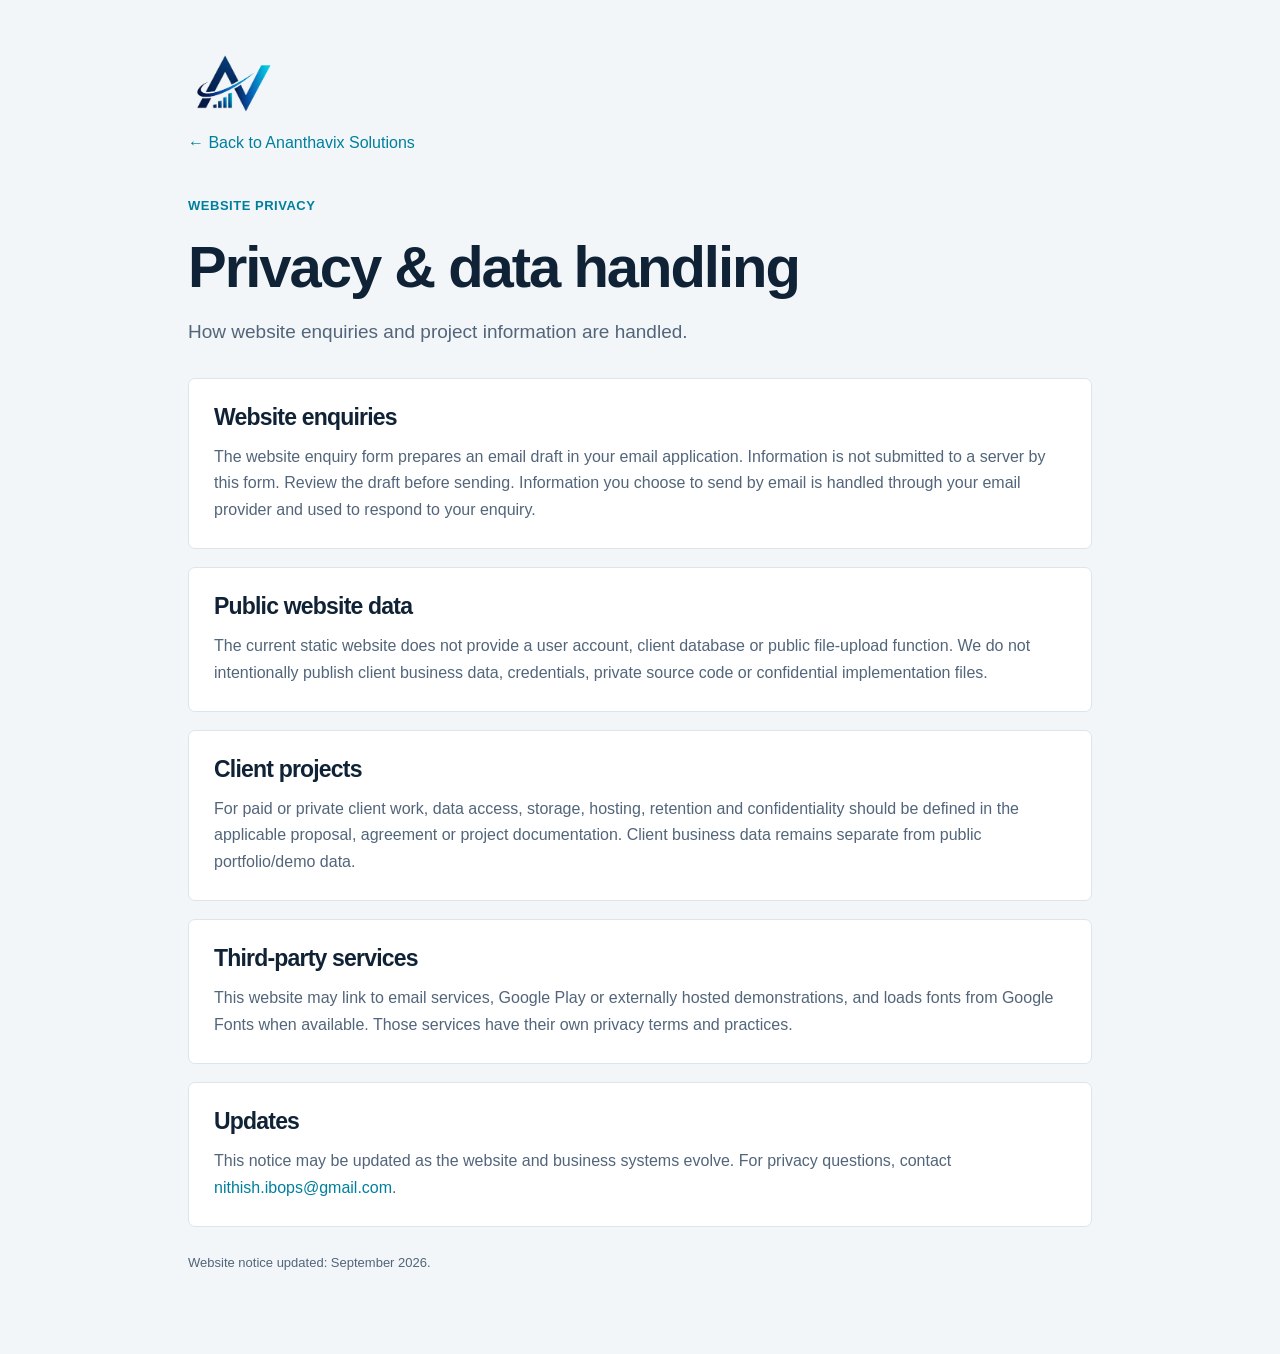
<file: privacy.html>
<!DOCTYPE html>
<html lang="en"><head><meta charset="utf-8"/><meta content="width=device-width,initial-scale=1" name="viewport"/><meta content="#07111f" name="theme-color"/><title>Privacy | Ananthavix Solutions</title><meta content="Website privacy information for Ananthavix Solutions." name="description"/><link href="assets/images/ananthavix-logo-transparent.png" rel="icon" type="image/png"/><link href="assets/css/style.css" rel="stylesheet"/></head><body><main class="legal-page"><div class="container legal-wrap"><img alt="Ananthavix Solutions" class="legal-logo" src="assets/images/ananthavix-logo-transparent.png"/><a class="legal-back" href="index.html">← Back to Ananthavix Solutions</a><span class="section-label">WEBSITE PRIVACY</span><h1>Privacy &amp; data handling</h1><p class="legal-lead">How website enquiries and project information are handled.</p><section><h2>Website enquiries</h2><p>The website enquiry form prepares an email draft in your email application. Information is not submitted to a server by this form. Review the draft before sending. Information you choose to send by email is handled through your email provider and used to respond to your enquiry.</p></section><section><h2>Public website data</h2><p>The current static website does not provide a user account, client database or public file-upload function. We do not intentionally publish client business data, credentials, private source code or confidential implementation files.</p></section><section><h2>Client projects</h2><p>For paid or private client work, data access, storage, hosting, retention and confidentiality should be defined in the applicable proposal, agreement or project documentation. Client business data remains separate from public portfolio/demo data.</p></section><section><h2>Third-party services</h2><p>This website may link to email services, Google Play or externally hosted demonstrations, and loads fonts from Google Fonts when available. Those services have their own privacy terms and practices.</p></section><section><h2>Updates</h2><p>This notice may be updated as the website and business systems evolve. For privacy questions, contact <a href="mailto:nithish.ibops@gmail.com">nithish.ibops@gmail.com</a>.</p></section><p class="legal-date">Website notice updated: September 2026.</p></div></main></body></html>
</file>
<file: assets/css/style.css>
:root{--ink:#102235;--muted:#52657a;--cyan:#007f9d;--bright:#17bbd4;--line:#dce5ec;--pale:#f2f6f9;--navy:#102b40}*{box-sizing:border-box}html{scroll-behavior:smooth;scroll-padding-top:100px}body{margin:0;color:var(--ink);background:white;font:16px/1.65 Inter,Arial,sans-serif}h1,h2,h3,h4,p{margin:0}h1,h2,h3,h4{line-height:1.18;font-family:'Space Grotesk',Inter,Arial,sans-serif;letter-spacing:-.035em}h2{font-size:clamp(28px,3vw,42px)}h3{font-size:21px}h4{font-size:16px}p{color:var(--muted)}a{color:inherit;text-decoration:none}button,input,textarea{font:inherit}button,a,input,textarea{-webkit-tap-highlight-color:transparent}button{cursor:pointer}img{max-width:100%;display:block}ul{padding-left:18px}a:hover{color:var(--cyan)}:focus-visible{outline:3px solid #059cbb;outline-offset:5px}button:disabled{cursor:default}section[id]{scroll-margin-top:100px}.container{width:min(1380px,100%);margin:auto;padding:0 48px}.section{padding:80px 0}.section-tint{background:var(--pale)}.btn{display:inline-flex;align-items:center;justify-content:center;gap:16px;min-height:48px;padding:12px 20px;border-radius:6px;font-size:14px;font-weight:650;border:1px solid transparent;text-align:center;transition:transform .2s,background .2s}.btn:hover{transform:translateY(-2px)}.btn-primary{background:var(--cyan);color:white}.btn-primary:hover{background:#00647b;color:white}.btn-secondary{background:white;border-color:var(--ink)}.btn-light{background:#32c3db;color:#092133}.btn-outline-light{border-color:#95bdcc;color:white;background:transparent}.skip-link{position:absolute;left:15px;top:-90px;background:white;padding:12px;z-index:200}.skip-link:focus{top:10px}.site-header{background:var(--navy);color:white;position:sticky;top:0;z-index:30;border-bottom:1px solid #345065}.nav-wrap{display:flex;align-items:center;gap:24px;min-height:90px}.brand{display:flex;align-items:center;gap:12px;flex-shrink:0}.brand-mark{width:58px;background:white;border-radius:5px;padding:4px;display:block;flex-shrink:0}.brand-copy strong{font-size:18px;display:block}.brand-copy small{font-size:11px;display:block;color:#c2d5df;letter-spacing:.03em}.site-nav{display:flex;gap:19px;align-items:center;margin-left:auto;font-size:13px}.site-nav a{white-space:nowrap}.site-nav a:hover{color:#71e2f1}.nav-cta{background:#35c4df;color:#082331!important;padding:12px 14px;border-radius:6px;font-weight:650}.nav-toggle{display:none}.hero{padding:66px 0 56px}.hero-grid{display:grid;grid-template-columns:1fr 1fr;gap:44px;align-items:center}.kicker,.section-label,.overline{font-size:13px;font-weight:600;color:var(--cyan);letter-spacing:.04em}.kicker{margin-bottom:22px}.hero h1{font-size:clamp(36px,4vw,59px);line-height:1.06;letter-spacing:-.05em}.hero h1 em{font-style:normal;color:#008ead}.hero-final{display:block;font-size:.66em;line-height:1.2;margin-top:15px}.hero-lead{margin-top:25px;font-size:17px;max-width:58ch}.hero-actions{display:flex;gap:14px;flex-wrap:wrap;margin-top:28px}.hero-meta{display:flex;gap:20px;margin-top:32px}.hero-meta>div{flex:1;border-left:1px solid var(--line);padding-left:12px}.hero-meta strong{display:block;font-size:18px}.hero-meta span{font-size:12px;display:block;color:var(--muted)}.hero-panel{background:var(--navy);color:white;border:1px solid #284b64;border-radius:9px;padding:25px;box-shadow:0 15px 36px #1230471c}.illustration-label{font-size:12px;color:#a9d0df;margin-bottom:14px}.chart-top{display:flex;justify-content:space-between;gap:12px;align-items:center}.chart-top h3{font-size:23px}.chart-top>span{font-size:12px;color:#bdd0dc}.chart-grid{display:grid;grid-template-columns:1.3fr 1fr;gap:16px;margin:20px 0}.chart-grid>div{padding:12px;background:#15354a;border:1px solid #345065;border-radius:6px}.chart-grid svg{width:100%;display:block;margin-top:15px}.chart-months{display:flex;justify-content:space-between;font-size:10px;color:#b7cddb}.chart-focus p{font-size:12px;color:#c7e1e7;margin-top:14px}.chart-focus b{display:block;font-weight:400;color:#9ebaca;font-size:11px}.capability-stack{display:grid;grid-template-columns:1fr 1fr;gap:16px}.capability-stack article{display:flex;gap:10px}.cap-num{color:#50d2e7;font-size:13px}.capability-stack h3{font-size:15px;letter-spacing:0}.capability-stack p{font-size:12px;line-height:1.5;color:#b9cfdc;margin-top:6px}.panel-footer{border-top:1px solid #365367;padding-top:16px;margin-top:18px;display:flex;gap:16px;font-size:12px;color:#bcd2dd}.proof-strip{background:var(--pale);border-block:1px solid var(--line)}.proof-grid{display:grid;grid-template-columns:repeat(7,1fr);padding-block:27px;text-align:center;gap:16px;font-size:13px;font-weight:600}.proof-grid span+span{border-left:1px solid var(--line)}.about-grid{display:grid;grid-template-columns:180px 1fr;gap:35px}.about-copy h2{max-width:36ch;margin:10px 0 20px}.large-copy{max-width:85ch}.about-values{display:grid;grid-template-columns:repeat(3,1fr);gap:26px;margin-top:36px}.about-values strong{display:block;font-size:17px;line-height:1.4}.about-values p{font-size:14px;margin-top:10px}.section-heading{display:grid;grid-template-columns:240px 1fr;gap:35px;margin-bottom:34px}.section-heading .overline{color:var(--muted);font-weight:400;letter-spacing:0;margin-top:10px}.section-heading h2{max-width:36ch}.section-heading p:not(.overline){margin-top:17px;max-width:85ch}.services-grid{display:grid;grid-template-columns:repeat(4,1fr);gap:30px 25px}.service-card{border-top:1px solid var(--line);padding-top:23px;position:relative}.service-index{position:absolute;right:0;font-size:12px;color:#778d9c}.service-icon{display:grid;place-items:center;width:44px;height:44px;background:#def1f6;color:var(--cyan);font-size:15px;font-weight:700;border-radius:6px;margin-bottom:18px}.service-card h3{font-size:18px;letter-spacing:-.015em;line-height:1.3}.service-card p,.service-card li{font-size:14px}.service-card p{margin-top:12px}.service-card ul{color:var(--muted);font-size:13px}.business-outcomes,#process,#knowledge{background:var(--navy);color:white}.business-outcomes p,#process p,#knowledge p{color:#b9cddd}.business-outcomes .section-label,#process .section-label,#knowledge .section-label{color:#58d1e6}.outcome-grid{display:grid;grid-template-columns:repeat(6,1fr);gap:20px}.outcome-card{border-left:1px solid #36566e;padding-left:17px}.outcome-card>span{color:#51d0e6;font-size:13px}.outcome-card h3{font-size:17px;margin:12px 0}.outcome-card p{font-size:13px}.portfolio-metrics{display:grid;grid-template-columns:repeat(4,1fr);border-block:1px solid var(--line);padding:25px 0;margin:28px 0}.portfolio-metrics>div{text-align:center;padding:0 15px}.portfolio-metrics strong{font-size:30px;display:block}.portfolio-metrics span{font-size:13px;color:var(--muted)}.dashboard-case-grid{display:grid;grid-template-columns:1fr 1fr;gap:20px}.dashboard-case{padding:23px;border:1px solid var(--line);border-radius:7px;display:flow-root}.case-preview{float:left;width:110px;margin:0 20px 10px 0;padding:8px;background:#eff8fb;border-radius:4px}.case-preview span{font-size:9px;display:block;color:#386b82}.case-preview svg{width:100%;margin-top:15px}.case-label{font-size:10px;color:var(--cyan);font-weight:600}.dashboard-case h3{font-size:19px;margin:7px 0}.dashboard-case p{font-size:14px}.case-tags{display:flex;gap:10px;flex-wrap:wrap;clear:both;padding-top:14px}.case-tags span{font-size:11px;color:var(--cyan)}.sales-banner{display:flex;gap:28px;justify-content:space-between;align-items:center;background:#eaf6fa;padding:28px;margin-top:25px;border-radius:7px}.sales-banner h3{margin:8px 0}.sales-banner p{font-size:14px}.sales-banner .btn{flex-shrink:0}.process-grid{display:grid;grid-template-columns:repeat(3,1fr);gap:30px}.process-card{border-top:1px solid #36566e;padding-top:22px}.process-card>span{color:#50d1e7}.process-card h3{margin:13px 0}.process-card p{font-size:14px}.engagement-note{display:flex;flex-wrap:wrap;gap:15px;border-top:1px solid #36566e;padding-top:25px;margin-top:30px;font-size:13px}.apps-grid{display:grid;grid-template-columns:1fr 1fr;gap:25px}.product-showcase{padding:30px;border:1px solid var(--line);background:white;border-radius:8px}.product-badge{color:var(--cyan);font-size:12px;letter-spacing:.03em;margin-bottom:25px}.product-icon{background:#137c9f;color:white;display:grid;place-items:center;width:62px;height:62px;border-radius:12px;font-size:34px;float:right}.product-showcase h3{font-size:32px;margin:12px 0}.product-tagline{font-weight:600;margin-bottom:15px}.product-showcase>p{font-size:15px}.product-feature-grid{display:grid;grid-template-columns:repeat(3,1fr);gap:12px;margin-top:25px;font-size:13px;color:var(--cyan)}.product-actions{display:flex;align-items:center;flex-wrap:wrap;gap:15px;border-top:1px solid var(--line);padding-top:22px;margin-top:25px}.inline-proof{font-size:12px;color:var(--muted)}.hrms-mini-window{float:right;width:160px;padding:12px;background:var(--navy);border-radius:6px;margin:0 0 15px 20px}.hm-top{font-size:9px;color:white}.hm-body{display:flex;gap:8px;margin-top:12px}.hm-body aside{width:20px}.hm-body>div{flex:1}.hm-body i{display:block;background:#39748b;height:5px;margin-bottom:6px}.hm-kpis{display:flex;gap:5px}.hm-kpis i{height:20px;width:30%}.hm-chart{display:flex;align-items:end;gap:6px;height:40px}.hm-chart i{width:14px;height:20px;background:#30bfd7}.hm-chart i:nth-child(even){height:34px}.hm-rows{margin-top:10px}.automation-grid{display:grid;grid-template-columns:1fr 1fr;gap:20px}.automation-card{display:flex;gap:20px;padding:25px;border:1px solid var(--line);border-radius:7px}.automation-num{color:var(--cyan);font-size:18px}.automation-card h3{font-size:20px;margin:8px 0}.automation-card p{font-size:14px}.automation-card div>span,.private-mark{font-size:11px;color:var(--cyan)}.private-mark{align-self:start;font-weight:400}.credibility-grid{display:grid;grid-template-columns:1fr 2fr;gap:45px}.credibility-copy h2{margin:17px 0}.knowledge-panels{display:grid;grid-template-columns:1fr 1fr;gap:26px}.knowledge-label{color:#68d5e6;font-weight:600;display:block;margin-bottom:12px}.knowledge-tags{display:flex;flex-wrap:wrap;gap:8px 15px}.knowledge-tags b{font-size:13px;font-weight:400;color:#d4e2eb}.guidance-grid{display:grid;grid-template-columns:repeat(3,1fr);gap:30px}.guidance-card{border-top:1px solid var(--line);padding-top:22px}.guidance-card .initials{color:var(--cyan);font-size:20px;margin-bottom:15px}.guidance-card>span{font-size:12px;color:var(--cyan)}.guidance-card h3{margin:10px 0 15px}.guidance-card p,.guidance-card li{font-size:14px;color:var(--muted)}.solve-flow{display:flex;gap:20px;align-items:center;padding:27px;background:var(--pale);margin-top:35px;border-radius:7px}.solve-flow>div{flex:1}.solve-flow span{display:block;color:var(--cyan);font-size:12px}.solve-flow strong{display:block;font-size:14px}.solve-flow p{font-size:12px}.solve-flow i{color:var(--cyan);font-style:normal}.mission-section{background:#edf8fc}.mission-grid{display:grid;grid-template-columns:1.2fr 1fr;gap:50px}.mission-copy h2{margin:15px 0 22px}.mission-copy p{margin-bottom:15px}.mission-card{padding:30px;border-left:1px solid #badce6}.mission-symbol{font-size:48px;color:var(--cyan)}.mission-card>p{margin-top:18px}.mission-pillars{display:grid;grid-template-columns:1fr 1fr;gap:20px;margin-top:25px}.mission-pillars b,.mission-pillars small{display:block}.mission-pillars small{font-size:13px;color:var(--muted);margin-top:5px}.contact-section{background:var(--navy);color:white;padding:65px 0}.contact-card{display:grid;grid-template-columns:1.1fr 1fr;gap:60px;align-items:start}.contact-copy h2{margin:17px 0 22px}.contact-copy p{color:#b9cddd}.contact-actions{display:flex;flex-wrap:wrap;gap:13px;margin-top:25px}.contact-trust{display:flex;flex-wrap:wrap;gap:15px;margin-top:22px;font-size:12px;color:#c5d9e2}.contact-details{border-left:3px solid #28bbd1;padding-left:30px}.contact-details>div{padding:17px 0;border-bottom:1px solid #345268}.contact-details>div:first-child{padding-top:0}.contact-details>div:last-child{border:0}.contact-details span{display:block;text-transform:uppercase;letter-spacing:.08em;font-size:12px;color:#b3c8d5;margin-bottom:9px}.contact-details strong,.contact-details a{font-size:18px;font-weight:600;display:block;overflow-wrap:anywhere}.contact-details a{color:#72dcec}.contact-details small{font-size:14px;display:block;color:#bdcfdc;margin-top:8px}.footer{padding:34px 0;background:white}.footer-grid{display:flex;align-items:center;gap:30px;flex-wrap:wrap}.footer-brand{display:flex;align-items:center;gap:12px}.brand-mark.small{width:50px}.footer-brand strong{font-size:16px}.footer-brand p{font-size:12px}.footer-links{display:flex;gap:15px;flex-wrap:wrap;margin-left:auto;font-size:12px}.copyright{width:100%;font-size:12px;border-top:1px solid var(--line);padding-top:18px}.chat-launcher{position:fixed;right:20px;bottom:20px;z-index:40;display:flex;align-items:center;gap:10px;padding:12px 18px;border:1px solid #456778;border-radius:28px;background:var(--navy);color:white;box-shadow:0 5px 15px #0002}.chat-launcher-icon{color:#69dbea}.chat-launcher-copy strong{font-size:13px}.chat-launcher-copy small{display:none}.business-chat{position:fixed;right:20px;bottom:85px;width:390px;max-width:calc(100vw - 32px);max-height:calc(100dvh - 110px);overflow:auto;background:white;box-shadow:0 15px 70px #001d3d44;border:1px solid var(--line);border-radius:10px;z-index:60}.business-chat[hidden]{display:none}.chat-header{position:sticky;top:0;background:var(--navy);color:white;display:flex;align-items:center;gap:12px;padding:18px}.chat-header span{display:block;font-size:12px;color:#c5d9e2}.chat-avatar{font-size:18px;color:#4bcfe2}.chat-close{margin-left:auto;border:0;background:transparent;color:white;font-size:26px}.chat-body{padding:22px}.chat-message>span{font-size:12px;font-weight:600;color:var(--cyan)}.chat-message p{font-size:14px;margin-top:8px}.chat-quick{display:flex;flex-wrap:wrap;gap:7px;margin:18px 0}.chat-quick button{background:var(--pale);color:var(--ink);border:1px solid var(--line);font-size:12px;padding:7px 9px;border-radius:5px}.chat-form label{display:block;margin-top:15px}.chat-form label>span{display:block;font-size:13px;font-weight:600;margin-bottom:6px}.chat-form em{font-style:normal;font-weight:400}.chat-form input,.chat-form textarea{display:block;width:100%;padding:10px 12px;border:1px solid #a8bdcb;border-radius:5px;background:white;color:var(--ink);font-size:15px}.chat-form textarea{resize:vertical}.chat-send{background:var(--cyan);color:white;border:0;padding:13px;width:100%;border-radius:5px;margin-top:20px;font-weight:600}.chat-privacy{font-size:12px;margin-top:12px}.legal-page{padding:50px 0 80px;background:var(--pale);min-height:100vh}.legal-wrap{max-width:1000px}.legal-logo{width:85px;margin-bottom:18px}.legal-back{display:block;color:var(--cyan);margin-bottom:35px}.legal-wrap h1{font-size:clamp(35px,5vw,58px);margin:15px 0}.legal-lead{font-size:19px;margin-bottom:30px}.legal-wrap section{padding:25px;background:white;border:1px solid var(--line);margin:18px 0;border-radius:7px}.legal-wrap h2{font-size:23px;margin-bottom:13px}.legal-wrap a{color:var(--cyan);overflow-wrap:anywhere}.legal-date{font-size:13px;margin-top:25px}
@media(min-width:1400px){.site-nav{font-size:14px}.container{padding-inline:42px}}@media(max-width:1200px){.nav-toggle{display:block;margin-left:auto;background:transparent;border:1px solid #618094;border-radius:5px;padding:10px}.nav-toggle span{display:block;width:22px;height:2px;background:white;margin:4px}.site-nav{display:none;position:absolute;top:89px;left:0;right:0;margin:0;padding:20px 40px;background:var(--navy);flex-wrap:wrap}.site-nav.is-open{display:flex}.hero-grid{gap:28px}.chart-grid{grid-template-columns:1fr}.chart-focus{display:none}.services-grid{grid-template-columns:repeat(2,1fr)}.section-heading{grid-template-columns:180px 1fr}.outcome-grid{grid-template-columns:repeat(3,1fr)}.proof-grid{grid-template-columns:repeat(4,1fr)}.sales-banner{flex-direction:column;align-items:start}}@media(max-width:800px){.container{padding-inline:24px}.section{padding:52px 0}.hero-grid,.about-grid,.section-heading,.credibility-grid,.mission-grid,.contact-card{grid-template-columns:1fr}.hero h1{font-size:46px}.hero-panel{padding:22px}.chart-grid{grid-template-columns:1.3fr 1fr}.chart-focus{display:block}.hero-meta{margin-bottom:8px}.proof-grid{grid-template-columns:repeat(2,1fr)}.about-values,.process-grid,.guidance-grid{grid-template-columns:1fr 1fr}.dashboard-case-grid,.apps-grid,.automation-grid{grid-template-columns:1fr}.section-heading{gap:15px}.mission-card{padding-left:0;border:0}.contact-card{gap:35px}.contact-details{padding-left:22px}.solve-flow{flex-wrap:wrap}.solve-flow>div{min-width:100px}.solve-flow i{display:none}.footer-links{margin-left:0}.brand-copy small{font-size:10px}.brand-copy strong{font-size:16px}.brand-mark{width:48px}.hero{padding-top:40px}.hero-final{font-size:.67em}.contact-section{padding-bottom:90px}.section-heading h2{max-width:none}}@media(max-width:480px){.container{padding-inline:20px}.hero h1{font-size:38px}.hero-lead{font-size:16px}.hero-actions{flex-direction:column;align-items:stretch}.hero-meta{gap:10px}.hero-meta span{font-size:11px}.hero-meta strong{font-size:16px}.chart-grid{grid-template-columns:1fr}.chart-focus{display:none}.capability-stack{gap:18px 10px}.services-grid,.about-values,.guidance-grid,.knowledge-panels{grid-template-columns:1fr}.outcome-grid,.process-grid{grid-template-columns:1fr 1fr}.portfolio-metrics{grid-template-columns:1fr 1fr;gap:20px}.dashboard-case{padding:18px}.case-preview{width:85px;margin-right:12px}.product-showcase{padding:22px}.hrms-mini-window{width:130px}.private-mark{display:none}.brand-copy small{max-width:195px}.contact-actions{flex-direction:column}.contact-details a{font-size:16px}.business-chat{right:12px;bottom:80px;max-height:calc(100dvh - 100px)}.chat-launcher{bottom:15px;right:12px}.legal-wrap section{padding:20px}}@media(prefers-reduced-motion:reduce){html{scroll-behavior:auto}*,*::before,*::after{animation:none!important;transition:none!important}}@media print{.site-header,.chat-launcher,.business-chat,.nav-toggle{display:none!important}.section{padding:25px 0}.container{width:100%;padding:10px}body{font-size:12px}.contact-section,#process,#knowledge,.business-outcomes{background:white;color:#102235}.contact-section p,#process p,#knowledge p,.business-outcomes p{color:#52657a}}

/* =========================================================
   ANANTHAVIX V2 — LOGO MATCHED CINEMATIC 3D ORBIT HERO
   Four pillars: DATA / AUTO / WEB / APP
   ========================================================= */
.ananthavix-orbit-panel{
  position:relative;
  min-height:610px;
  overflow:hidden;
  border-radius:30px;
  border:1px solid rgba(84,198,238,.22);
  background:
    radial-gradient(circle at 50% 34%,rgba(65,202,239,.16),transparent 28%),
    radial-gradient(circle at 72% 20%,rgba(38,118,255,.13),transparent 26%),
    linear-gradient(145deg,#071a2e 0%,#0b2440 48%,#071627 100%);
  box-shadow:0 34px 90px rgba(1,12,24,.42),inset 0 1px 0 rgba(255,255,255,.05);
  perspective:1200px;
  transform-style:preserve-3d;
}
.orbit-grid{
  position:absolute;inset:0;
  background:
    linear-gradient(rgba(86,210,240,.035) 1px,transparent 1px),
    linear-gradient(90deg,rgba(86,210,240,.035) 1px,transparent 1px);
  background-size:42px 42px;
  mask-image:radial-gradient(circle at center,black 20%,rgba(0,0,0,.7) 60%,transparent 96%);
}
.orbit-ring{
  position:absolute;left:50%;top:43%;border-radius:50%;pointer-events:none;
  border:1px solid rgba(92,219,245,.16);
  transform:translate(-50%,-50%);
}
.orbit-ring-one{width:350px;height:350px;animation:ananthaOrbitA 19s linear infinite}
.orbit-ring-two{width:520px;height:250px;border-color:rgba(69,151,255,.18);transform:translate(-50%,-50%) rotate(18deg);animation:ananthaOrbitB 23s linear infinite reverse}
.orbit-ring-three{width:250px;height:520px;border-color:rgba(100,226,249,.12);transform:translate(-50%,-50%) rotate(-10deg);animation:ananthaOrbitC 28s linear infinite}
.orbit-core{
  position:absolute;left:50%;top:41%;transform:translate(-50%,-50%);
  width:255px;height:255px;display:grid;place-items:center;z-index:4;
  perspective:1000px;transform-style:preserve-3d;
}
.orbit-core::before{
  content:"";position:absolute;inset:-44px;border-radius:50%;
  background:radial-gradient(circle,rgba(69,205,239,.20),rgba(28,106,210,.08) 46%,transparent 70%);
  filter:blur(3px);animation:ananthaAura 4.6s ease-in-out infinite;
}
.orbit-logo-shell{
  position:relative;width:230px;height:188px;display:grid;place-items:center;border-radius:40px;
  background:
    radial-gradient(circle at 25% 15%,rgba(255,255,255,.16),transparent 26%),
    linear-gradient(145deg,rgba(10,43,77,.92),rgba(4,16,31,.88));
  border:1px solid rgba(94,221,244,.22);
  box-shadow:0 32px 60px rgba(0,0,0,.43),0 0 46px rgba(69,205,239,.12),inset 0 1px 0 rgba(255,255,255,.08),inset -18px -24px 45px rgba(0,0,0,.26);
  transform:rotateX(12deg) rotateY(-15deg) translateZ(30px);
  animation:ananthaLogoFloat 6s ease-in-out infinite;
}
.orbit-logo-shell::after{
  content:"";position:absolute;inset:12px;border-radius:30px;border:1px solid rgba(255,255,255,.04);pointer-events:none;
}
.orbit-logo{width:188px;transform:translateZ(48px);filter:drop-shadow(0 18px 22px rgba(0,0,0,.38)) drop-shadow(0 0 18px rgba(78,217,243,.16))}
.orbit-logo-shadow{
  position:absolute;bottom:10px;width:185px;height:24px;border-radius:50%;background:rgba(0,0,0,.42);filter:blur(12px);transform:rotateX(70deg)
}
.orbit-capability{
  position:absolute;z-index:5;width:178px;padding:17px 18px;border-radius:20px;
  background:linear-gradient(180deg,rgba(11,45,79,.88),rgba(7,26,48,.88));
  border:1px solid rgba(96,214,239,.20);box-shadow:0 18px 38px rgba(0,0,0,.25),inset 0 1px 0 rgba(255,255,255,.04);
  backdrop-filter:blur(11px);transition:transform .35s ease,border-color .35s ease,box-shadow .35s ease;
}
.orbit-capability:hover{transform:translateY(-6px) translateZ(18px);border-color:rgba(106,225,248,.45);box-shadow:0 24px 50px rgba(0,0,0,.32),0 0 28px rgba(66,205,235,.08)}
.orbit-code{display:inline-flex;padding:6px 9px;border-radius:999px;background:rgba(66,204,236,.10);border:1px solid rgba(87,216,242,.18);font:600 10px/1 IBM Plex Mono,monospace;letter-spacing:.14em;color:#7ce7f8;margin-bottom:9px}
.orbit-capability h3{font-size:17px;line-height:1.1;color:#f4fbff;margin:0 0 7px}
.orbit-capability p{font-size:12px;line-height:1.48;color:#a9c5d8;margin:0}
.orbit-data{left:24px;top:62px}
.orbit-auto{right:24px;top:66px}
.orbit-web{left:28px;bottom:92px}
.orbit-app{right:28px;bottom:94px}
.orbit-caption{position:absolute;left:50%;bottom:28px;transform:translateX(-50%);z-index:6;text-align:center;width:min(440px,75%)}
.orbit-caption>span{display:block;font:600 10px/1 IBM Plex Mono,monospace;letter-spacing:.22em;color:#67ddec;margin-bottom:8px}
.orbit-caption strong{display:block;font-size:15px;color:#e8f8ff;letter-spacing:.02em}
.orbit-caption small{display:block;font-size:11px;color:#91adbf;margin-top:5px}

/* Contrast guard: dark sections always light text; light sections always dark text. */
.section-dark,.business-outcomes,.contact-section,#process,#knowledge{color:#f5fbff}
.section-dark h1,.section-dark h2,.section-dark h3,.business-outcomes h2,.business-outcomes h3,.contact-section h2,.contact-section h3,#process h2,#process h3,#knowledge h2,#knowledge h3{color:#f5fbff}
.section-dark p,.business-outcomes p,.contact-section p,#process p,#knowledge p{color:#b8cedc}
.section:not(.section-dark):not(.business-outcomes):not(.contact-section) h1,
.section:not(.section-dark):not(.business-outcomes):not(.contact-section) h2,
.section:not(.section-dark):not(.business-outcomes):not(.contact-section) h3{color:#102a44}
.section:not(.section-dark):not(.business-outcomes):not(.contact-section) p{color:#536b80}

@keyframes ananthaOrbitA{to{transform:translate(-50%,-50%) rotate(360deg)}}
@keyframes ananthaOrbitB{to{transform:translate(-50%,-50%) rotate(378deg)}}
@keyframes ananthaOrbitC{to{transform:translate(-50%,-50%) rotate(350deg)}}
@keyframes ananthaAura{0%,100%{transform:scale(.94);opacity:.72}50%{transform:scale(1.08);opacity:1}}
@keyframes ananthaLogoFloat{0%,100%{transform:rotateX(12deg) rotateY(-15deg) translateY(0) translateZ(30px)}50%{transform:rotateX(7deg) rotateY(-7deg) translateY(-12px) translateZ(44px)}}
@media(max-width:1200px){
  .ananthavix-orbit-panel{min-height:570px}
  .orbit-data{left:16px}.orbit-auto{right:16px}.orbit-web{left:16px}.orbit-app{right:16px}
}
@media(max-width:800px){
  .ananthavix-orbit-panel{min-height:600px;margin-top:8px}
  .orbit-core{top:39%;transform:translate(-50%,-50%) scale(.88)}
  .orbit-ring-one{width:300px;height:300px}.orbit-ring-two{width:420px;height:210px}.orbit-ring-three{width:210px;height:430px}
  .orbit-capability{width:150px;padding:14px}
  .orbit-data{left:14px;top:24px}.orbit-auto{right:14px;top:28px}.orbit-web{left:14px;bottom:112px}.orbit-app{right:14px;bottom:116px}
  .orbit-capability p{font-size:11px}.orbit-capability h3{font-size:15px}
}
@media(max-width:480px){
  .ananthavix-orbit-panel{min-height:640px;border-radius:22px}
  .orbit-core{top:37%;transform:translate(-50%,-50%) scale(.74)}
  .orbit-ring-one{width:250px;height:250px}.orbit-ring-two{width:330px;height:170px}.orbit-ring-three{width:170px;height:340px}
  .orbit-capability{width:132px;padding:12px;border-radius:16px}
  .orbit-data{left:10px;top:22px}.orbit-auto{right:10px;top:26px}.orbit-web{left:10px;bottom:126px}.orbit-app{right:10px;bottom:130px}
  .orbit-code{font-size:9px}.orbit-capability h3{font-size:14px}.orbit-capability p{display:none}
  .orbit-caption{bottom:28px;width:82%}.orbit-caption strong{font-size:13px}
}
@media(prefers-reduced-motion:reduce){.orbit-ring,.orbit-core::before,.orbit-logo-shell{animation:none!important}}

/* =========================================================
   ANANTHAVIX V3 — CINEMATIC TOP HERO (reference-matched)
   DATA / AUTO / WEB / APP — no AI
   ========================================================= */
.cinematic-header{background:rgba(3,11,21,.78);backdrop-filter:blur(18px);border-bottom:1px solid rgba(71,205,255,.08)}
.cinematic-nav-wrap{padding-block:14px}
.cinematic-brand{gap:12px}
.cinematic-brand-mark{width:72px;position:relative;perspective:800px;transform-style:preserve-3d}
.cinematic-brand-mark::before{content:"";position:absolute;inset:10px 6px;border-radius:50%;background:radial-gradient(circle,rgba(56,196,255,.24),transparent 64%);filter:blur(8px);z-index:-1}
.cinematic-brand-mark img{filter:drop-shadow(0 8px 16px rgba(0,0,0,.35)) drop-shadow(0 0 12px rgba(48,195,255,.25));transform:rotateX(8deg) rotateY(-12deg) translateZ(15px)}
.cinematic-brand-copy strong{font-size:15px;letter-spacing:.22em;color:#f7fbff}
.cinematic-brand-copy small{font-size:9px;letter-spacing:.28em;color:#aac7df;margin-top:3px}
.cinematic-nav{gap:28px}
.cinematic-nav>a:not(.cinematic-nav-cta){position:relative;color:#e4f0fa;font-size:13px}
.cinematic-nav>a:not(.cinematic-nav-cta)::after{content:"";position:absolute;left:0;right:100%;bottom:-10px;height:2px;background:linear-gradient(90deg,#37c4ff,#55e2ff);box-shadow:0 0 9px rgba(55,196,255,.55);transition:right .25s ease}
.cinematic-nav>a:not(.cinematic-nav-cta):hover::after{right:0}
.cinematic-nav-cta{padding:12px 18px;border:1px solid rgba(67,199,255,.65);background:rgba(9,40,77,.44);box-shadow:inset 0 0 0 1px rgba(255,255,255,.04),0 0 22px rgba(44,169,255,.10);color:#fff!important}

.cinematic-home-hero{position:relative;overflow:hidden;min-height:calc(100vh - 1px);background:radial-gradient(circle at 73% 36%,rgba(11,96,170,.26),transparent 22%),linear-gradient(135deg,#030a13 0%,#051424 48%,#061527 100%);padding:0;color:#f7fbff;isolation:isolate}
.cinematic-space{position:absolute;inset:0;background:
  radial-gradient(circle at 12% 18%,#54ddff 0 1px,transparent 2px),
  radial-gradient(circle at 27% 34%,#1b9cff 0 1px,transparent 2px),
  radial-gradient(circle at 56% 12%,#40cbff 0 1px,transparent 2px),
  radial-gradient(circle at 84% 22%,#7fe7ff 0 1px,transparent 2px),
  radial-gradient(circle at 91% 51%,#269ee8 0 1px,transparent 2px),
  radial-gradient(circle at 42% 70%,#2fc7ff 0 1px,transparent 2px),
  radial-gradient(circle at 67% 78%,#62d9ff 0 1px,transparent 2px);
  opacity:.85;pointer-events:none}
.cinematic-space::before{content:"";position:absolute;inset:0;background:linear-gradient(180deg,rgba(8,26,45,.03),rgba(0,0,0,.28)),radial-gradient(ellipse at 62% 96%,rgba(0,153,255,.17),transparent 35%)}
.cinematic-home-grid{position:relative;z-index:2;display:grid;grid-template-columns:minmax(0,.95fr) minmax(520px,1.05fr);gap:32px;align-items:center;min-height:calc(100vh - 72px);padding:92px 0 110px}
.cinematic-home-copy{padding-top:10px}
.cinematic-kicker{display:inline-flex;align-items:center;gap:10px;border:1px solid rgba(109,214,255,.28);background:rgba(3,18,34,.58);padding:10px 16px;border-radius:999px;color:#eefaff;font:600 11px/1 Inter,sans-serif;letter-spacing:.15em;text-transform:uppercase;box-shadow:inset 0 0 0 1px rgba(255,255,255,.025)}
.kicker-dot{width:8px;height:8px;border-radius:50%;background:#64e3ff;box-shadow:0 0 12px rgba(80,222,255,.95)}
.cinematic-home-copy h1{margin:25px 0 0;font-size:clamp(58px,6.4vw,92px);line-height:.94;letter-spacing:-.055em;max-width:650px;color:#f7fbff}
.cinematic-home-copy h1 span{display:block;color:#f7fbff!important;-webkit-text-fill-color:#f7fbff!important}
.cinematic-home-copy h1 em{display:block;font-style:normal;color:#65d7ff!important;-webkit-text-fill-color:#65d7ff!important;margin-top:9px}
.cinematic-lead{font-size:17px;line-height:1.68;max-width:585px;color:#c8d9e8!important;margin:22px 0 0!important}
.cinematic-actions{display:flex;gap:16px;flex-wrap:wrap;margin-top:30px}
.cinematic-primary{background:linear-gradient(135deg,#1cb9f5,#197ef5);color:white;border:0;box-shadow:0 16px 34px rgba(12,143,245,.32),0 0 20px rgba(63,210,255,.10)}
.cinematic-secondary{background:rgba(5,18,32,.42);color:#f4fbff;border:1px solid rgba(82,209,255,.55)}
.cinematic-metrics{display:grid;grid-template-columns:repeat(3,minmax(0,1fr));gap:0;max-width:650px;margin-top:42px}
.cinematic-metrics>div{padding:0 24px;border-right:1px solid rgba(132,195,230,.22)}
.cinematic-metrics>div:first-child{padding-left:0}.cinematic-metrics>div:last-child{border-right:0}
.cinematic-metrics strong{display:block;color:#fff;font-size:20px;line-height:1.15;margin-bottom:7px}
.cinematic-metrics span{display:block;color:#9fb6c9;font-size:13px;line-height:1.45}
.scroll-cue{display:flex;align-items:center;gap:10px;margin-top:60px;color:#91aac0;font-size:12px}
.mouse-dot{display:grid;place-items:center;width:22px;height:34px;border:1px solid #65d7ff;border-radius:12px;color:#65d7ff;box-shadow:0 0 13px rgba(53,204,255,.12)}

.cinematic-orbit-hero{position:relative;min-height:690px;display:grid;place-items:center;perspective:1200px;transform-style:preserve-3d}
.hero-orbit-grid{position:absolute;inset:5% 2%;background:radial-gradient(circle at center,rgba(49,183,255,.10),transparent 38%);filter:blur(.2px)}
.hero-orbit{position:absolute;left:50%;top:50%;border-radius:50%;pointer-events:none;transform:translate(-50%,-50%)}
.hero-orbit-a{width:420px;height:420px;border:2px solid rgba(74,210,255,.55);box-shadow:0 0 26px rgba(54,194,255,.14);animation:orbitMain 18s linear infinite}
.hero-orbit-b{width:570px;height:250px;border:1px solid rgba(92,220,255,.58);transform:translate(-50%,-50%) rotate(11deg);animation:orbitWide 21s linear infinite}
.hero-orbit-c{width:265px;height:610px;border:1px solid rgba(214,176,79,.28);transform:translate(-50%,-50%) rotate(-4deg);animation:orbitTall 25s linear infinite reverse}
.hero-orbit-d{width:640px;height:390px;border:1px dashed rgba(44,150,255,.24);transform:translate(-50%,-50%) rotate(-15deg);animation:orbitWide2 28s linear infinite reverse}
.hero-logo-core{position:absolute;left:50%;top:50%;transform:translate(-50%,-50%);width:310px;height:310px;border-radius:50%;display:grid;place-items:center;background:radial-gradient(circle at 30% 24%,rgba(255,255,255,.12),transparent 24%),linear-gradient(145deg,rgba(8,47,93,.82),rgba(4,20,41,.88));border:2px solid rgba(103,227,255,.7);box-shadow:0 0 0 11px rgba(43,175,255,.08),0 0 65px rgba(41,181,255,.36),inset 0 0 80px rgba(27,127,242,.22);z-index:4;transform-style:preserve-3d}
.hero-logo-core::before{content:"";position:absolute;inset:18px;border-radius:50%;border:1px dashed rgba(233,190,86,.55);animation:dashSpin 18s linear infinite}
.hero-logo-disc{position:absolute;inset:-25px;border-radius:50%;border:1px solid rgba(58,189,255,.16);box-shadow:inset 0 0 60px rgba(29,148,255,.07)}
.hero-3d-logo{width:190px;filter:drop-shadow(0 20px 24px rgba(0,0,0,.4)) drop-shadow(0 0 18px rgba(65,215,255,.27));transform:perspective(1000px) rotateX(10deg) rotateY(-10deg) translateZ(28px);animation:logoHeroFloat 5.6s ease-in-out infinite}
.hero-orbit-card{position:absolute;z-index:6;width:164px;min-height:130px;border-radius:26px;padding:20px;background:linear-gradient(180deg,rgba(11,45,85,.90),rgba(5,21,44,.93));border:1px solid rgba(78,202,255,.60);box-shadow:0 15px 34px rgba(0,0,0,.30),inset 0 0 0 1px rgba(255,255,255,.04),0 0 22px rgba(26,153,255,.10);backdrop-filter:blur(10px);transform:translateZ(18px);transition:transform .3s ease,border-color .3s ease}
.hero-orbit-card:hover{transform:translateY(-7px) translateZ(32px);border-color:#72e6ff}
.hero-orbit-card strong{display:block;color:#f7fbff;font-size:21px;margin:8px 0 8px}
.hero-orbit-card small{display:block;color:#9fc4df;font-size:10px;text-transform:uppercase;letter-spacing:.13em;line-height:1.5}
.orbit-card-icon{display:inline-flex;color:#70dfff;font-size:20px;line-height:1}
.hero-card-data{left:5%;top:10%}.hero-card-auto{right:0;top:12%}.hero-card-web{left:5%;bottom:8%}.hero-card-app{right:0;bottom:9%}
.orbit-light{position:absolute;z-index:5;width:11px;height:11px;border-radius:50%;background:#ffe58c;box-shadow:0 0 18px rgba(255,228,126,.95)}
.light-one{top:16%;left:58%;animation:lightPulse 2.4s ease-in-out infinite}.light-two{top:43%;left:18%;animation:lightPulse 2.1s ease-in-out .5s infinite}.light-three{bottom:17%;right:21%;animation:lightPulse 2.8s ease-in-out 1s infinite}
.cinematic-side-label{position:absolute;right:-32px;top:50%;transform:translateY(-50%) rotate(180deg);writing-mode:vertical-rl;font:600 9px/1 IBM Plex Mono,monospace;letter-spacing:.28em;text-transform:uppercase;color:#5ecbff;opacity:.76}
.cinematic-wave{position:absolute;left:0;right:0;bottom:-5px;height:150px;overflow:hidden;opacity:.70;pointer-events:none;z-index:1;background:linear-gradient(180deg,transparent,rgba(0,137,255,.05))}
.cinematic-wave span{position:absolute;left:-10%;width:120%;height:120px;border-radius:50%;border-top:1px solid rgba(50,201,255,.48);box-shadow:0 -3px 20px rgba(35,167,255,.16);transform:rotate(-1.5deg)}
.cinematic-wave span:nth-child(1){bottom:-54px;animation:waveMove 8s ease-in-out infinite alternate}.cinematic-wave span:nth-child(2){bottom:-38px;transform:rotate(2deg);opacity:.60;animation:waveMove 11s ease-in-out infinite alternate-reverse}.cinematic-wave span:nth-child(3){bottom:-68px;transform:rotate(-3deg);opacity:.45;animation:waveMove 14s ease-in-out infinite alternate}

@keyframes orbitMain{to{transform:translate(-50%,-50%) rotate(360deg)}}
@keyframes orbitWide{to{transform:translate(-50%,-50%) rotate(371deg)}}
@keyframes orbitTall{to{transform:translate(-50%,-50%) rotate(356deg)}}
@keyframes orbitWide2{to{transform:translate(-50%,-50%) rotate(345deg)}}
@keyframes dashSpin{to{transform:rotate(360deg)}}
@keyframes logoHeroFloat{0%,100%{transform:perspective(1000px) rotateX(10deg) rotateY(-10deg) translateY(0) translateZ(28px)}50%{transform:perspective(1000px) rotateX(6deg) rotateY(-4deg) translateY(-10px) translateZ(38px)}}
@keyframes lightPulse{0%,100%{transform:scale(.8);opacity:.65}50%{transform:scale(1.35);opacity:1}}
@keyframes waveMove{from{transform:translateX(-1.5%) rotate(-1.5deg)}to{transform:translateX(1.5%) rotate(1.5deg)}}

@media(max-width:1200px){.cinematic-home-grid{grid-template-columns:1fr 1fr}.cinematic-orbit-hero{min-height:630px}.hero-card-data,.hero-card-web{left:0}.hero-card-auto,.hero-card-app{right:0}.cinematic-nav{gap:20px}}
@media(max-width:900px){
  .cinematic-home-grid{grid-template-columns:1fr;min-height:auto;padding-top:70px}
  .cinematic-home-copy{padding-top:0}.cinematic-orbit-hero{min-height:650px;margin-top:20px}.cinematic-side-label{display:none}
  .cinematic-metrics{grid-template-columns:1fr 1fr 1fr}.scroll-cue{margin-top:38px}.cinematic-wave{height:100px}
  .cinematic-nav{display:none}.cinematic-nav.is-open{display:flex}
}
@media(max-width:600px){
  .cinematic-home-grid{padding:56px 0 90px}.cinematic-home-copy h1{font-size:46px}.cinematic-lead{font-size:15px}.cinematic-kicker{font-size:9px;letter-spacing:.11em}
  .cinematic-actions{flex-direction:column;align-items:stretch}.cinematic-actions .btn{width:100%}.cinematic-metrics{grid-template-columns:1fr;gap:16px}.cinematic-metrics>div{border-right:0;border-bottom:1px solid rgba(132,195,230,.14);padding:0 0 14px}.cinematic-metrics>div:last-child{border-bottom:0}
  .cinematic-orbit-hero{min-height:560px}.hero-logo-core{width:210px;height:210px}.hero-3d-logo{width:130px}.hero-orbit-a{width:290px;height:290px}.hero-orbit-b{width:370px;height:170px}.hero-orbit-c{width:170px;height:390px}.hero-orbit-d{width:420px;height:260px}
  .hero-orbit-card{width:122px;min-height:92px;padding:13px;border-radius:20px}.hero-orbit-card strong{font-size:16px;margin:5px 0}.hero-orbit-card small{display:none}.hero-card-data{left:0;top:8%}.hero-card-auto{right:0;top:10%}.hero-card-web{left:0;bottom:8%}.hero-card-app{right:0;bottom:10%}
}
</file>
